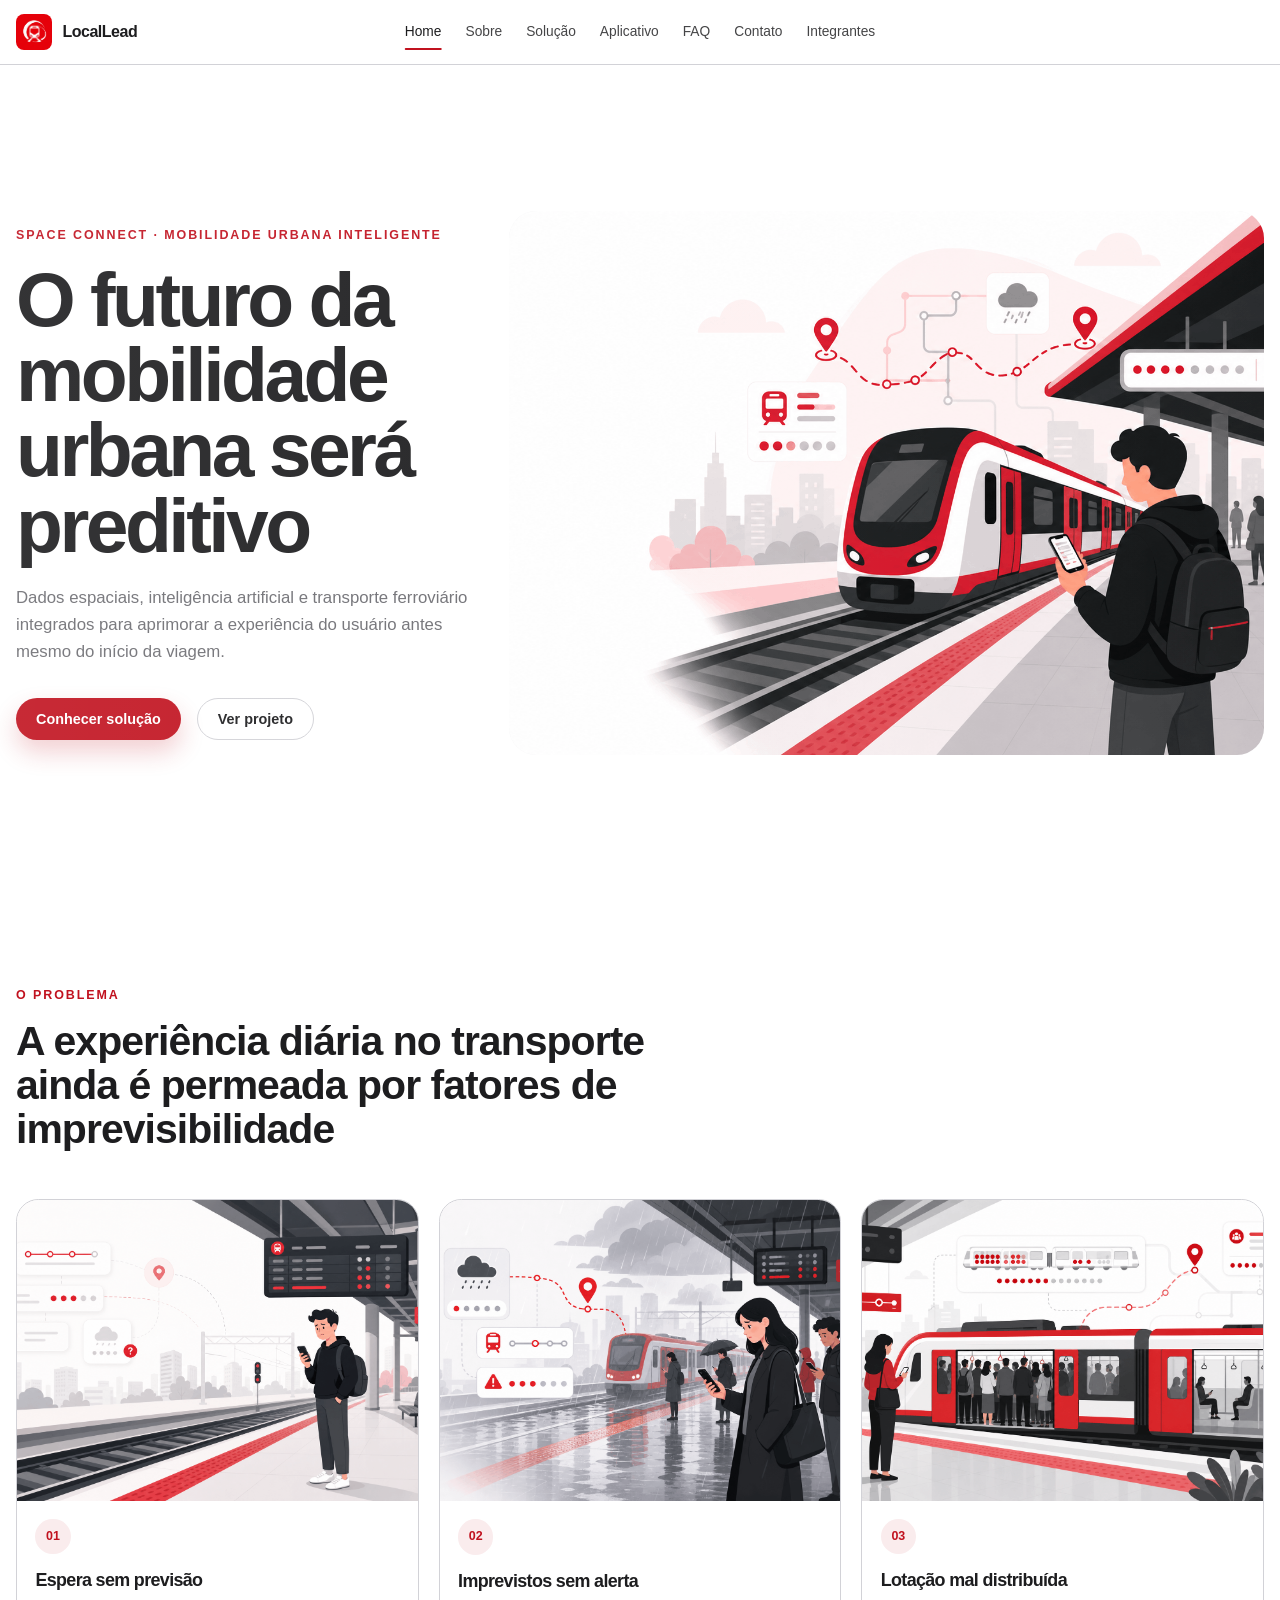
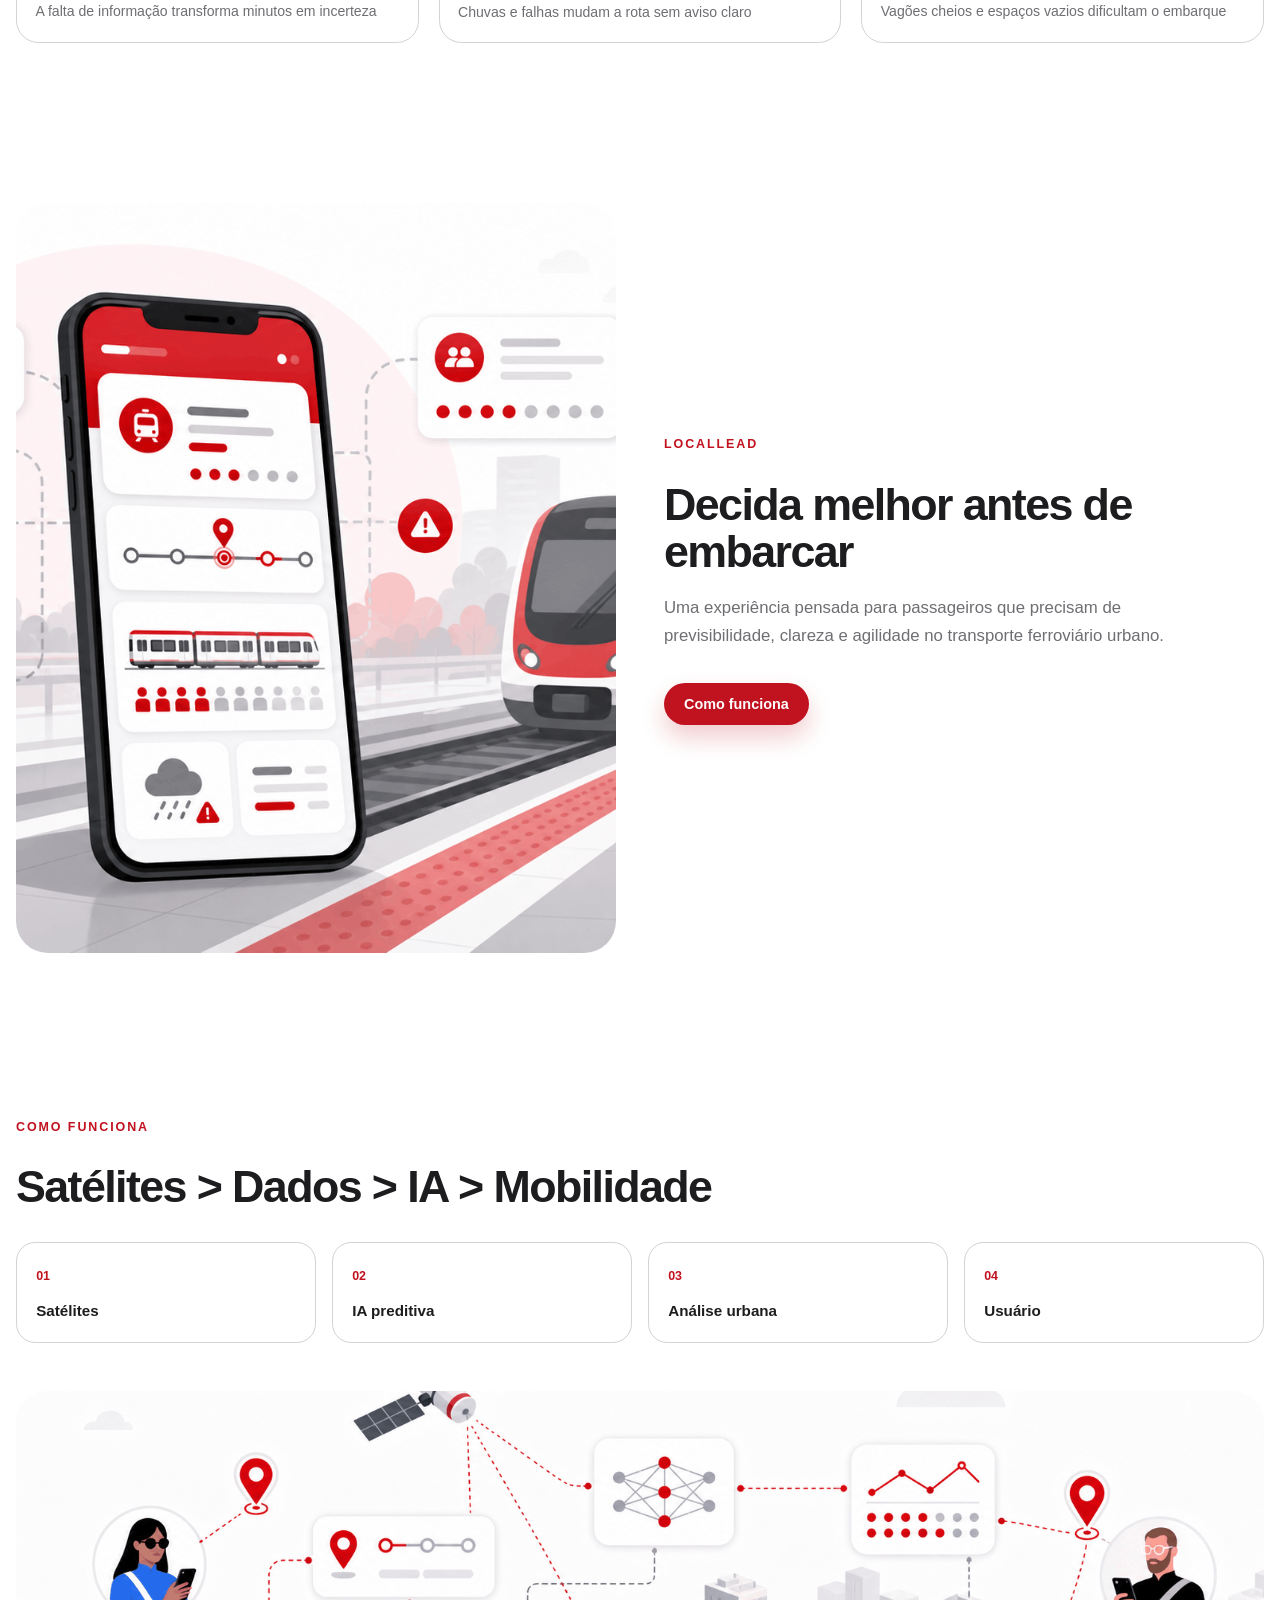
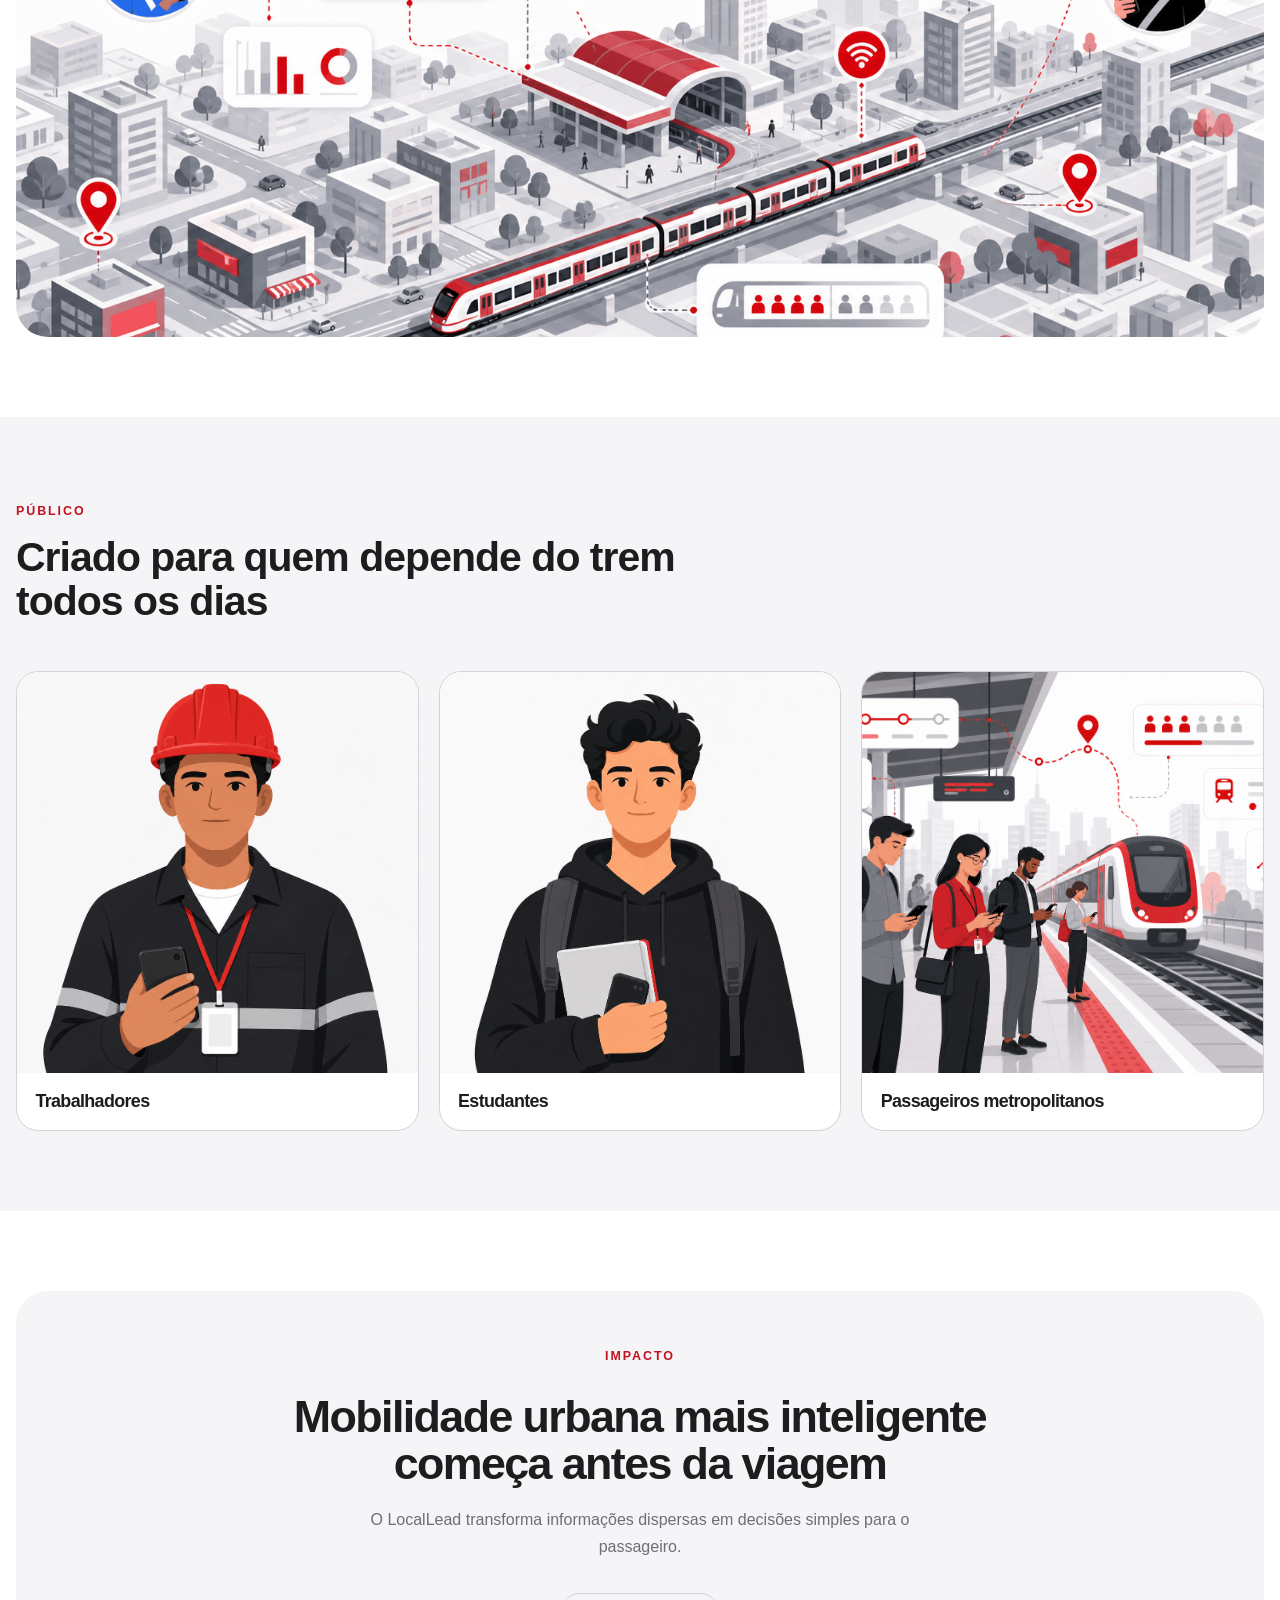
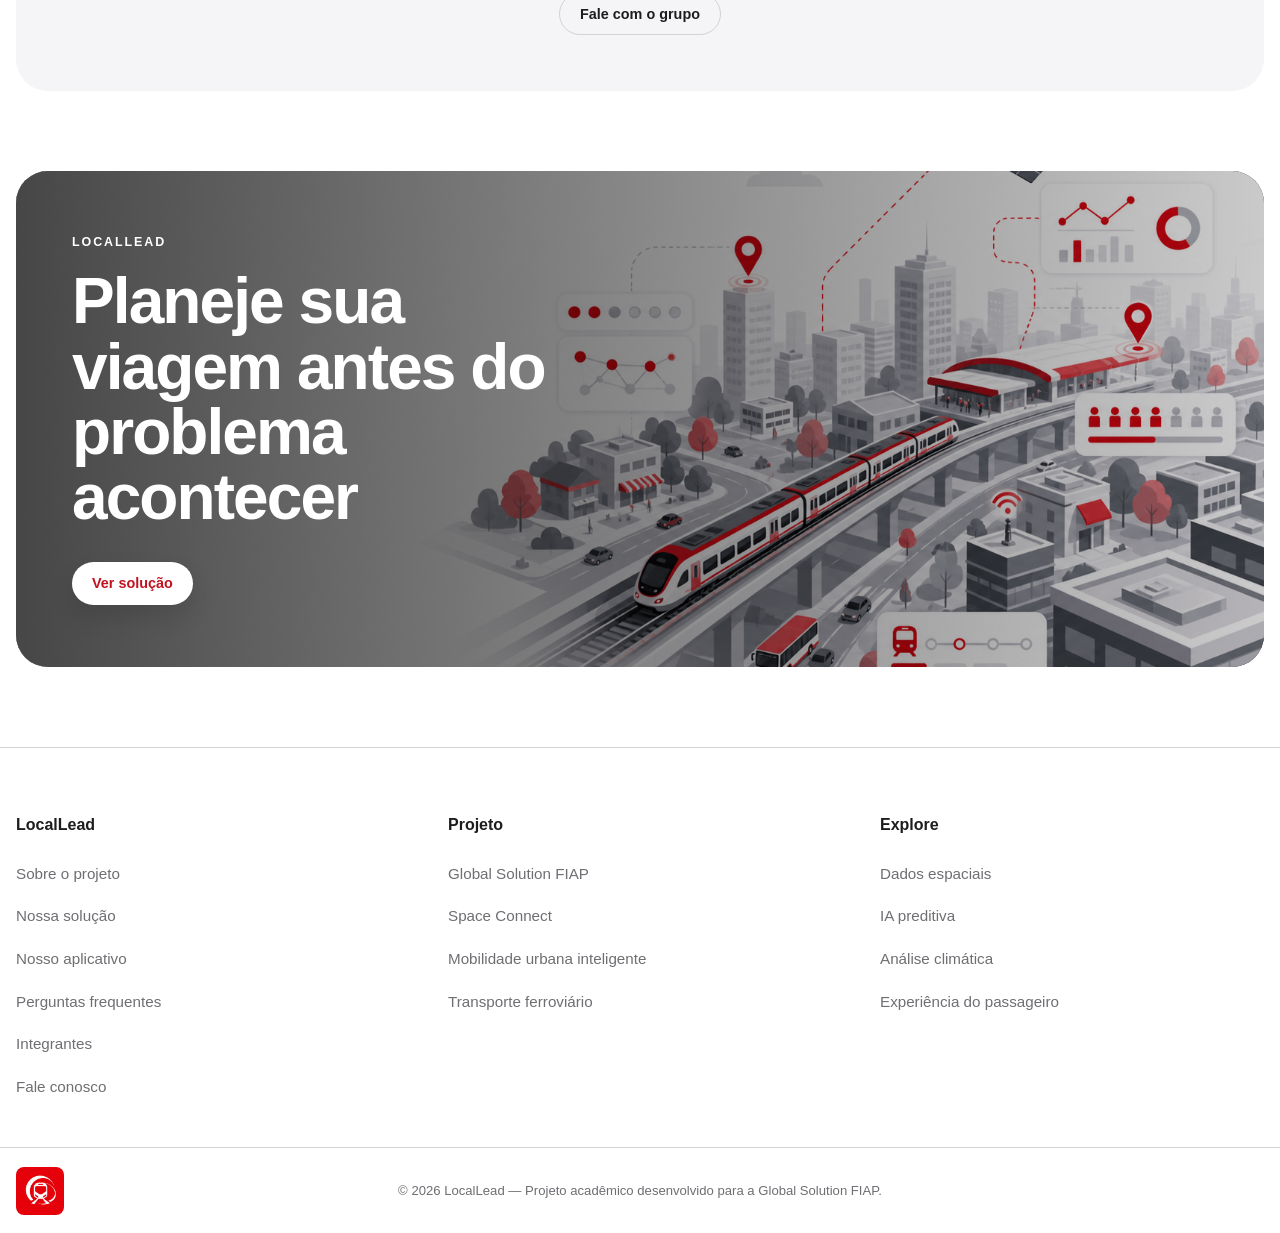
<file: index.html>
<!doctype html>
<html lang="pt-br">
  <head>
    <meta charset="UTF-8" />
    <meta name="viewport" content="width=device-width, initial-scale=1.0" />

    <link
      rel="shortcut icon"
      href="./assets/favicon/favicon.ico"
      type="image/x-icon"
    />
    <link rel="stylesheet" href="./css/main.css" />

    <script type="module" src="./js/main.js" defer></script>

    <title>LocalLead | Mobilidade Urbana Inteligente</title>
  </head>

  <body>
    <header class="header">
      <nav class="navbar" aria-label="Navegação principal">
        <a
          href="./index.html"
          class="navbar__brand"
          aria-label="Página inicial do LocalLead"
        >
          <img
            src="./assets/img/logo_locallead.png"
            alt="Logo LocalLead"
            class="navbar__logo"
          />

          <span class="navbar__name">LocalLead</span>
        </a>

        <button
          class="navbar__toggle"
          type="button"
          aria-label="Abrir menu de navegação"
          aria-expanded="false"
          aria-controls="navbar-menu"
        >
          <span class="navbar__toggle-line"></span>
          <span class="navbar__toggle-line"></span>
          <span class="navbar__toggle-line"></span>
        </button>

        <ul class="navbar__menu" id="navbar-menu">
          <li class="navbar__item">
            <a href="./index.html" class="navbar__link navbar__link--active"
              >Home</a
            >
          </li>

          <li class="navbar__item">
            <a href="./paginas/sobre.html" class="navbar__link">Sobre</a>
          </li>

          <li class="navbar__item">
            <a href="./paginas/solucao.html" class="navbar__link">Solução</a>
          </li>

          <li class="navbar__item">
            <a href="./paginas/aplicativo.html" class="navbar__link"
              >Aplicativo</a
            >
          </li>

          <li class="navbar__item">
            <a href="./paginas/faq.html" class="navbar__link">FAQ</a>
          </li>

          <li class="navbar__item">
            <a href="./paginas/contato.html" class="navbar__link">Contato</a>
          </li>

          <li class="navbar__item">
            <a href="./paginas/integrantes.html" class="navbar__link"
              >Integrantes</a
            >
          </li>
        </ul>
      </nav>
    </header>

    <main>
      <section class="hero" aria-labelledby="hero-title">
        <div class="hero__content">
          <span class="hero__tag"
            >Space Connect · Mobilidade Urbana Inteligente</span
          >

          <h1 class="hero__title" id="hero-title">
            O futuro da mobilidade urbana será preditivo
          </h1>

          <p class="hero__description">
            Dados espaciais, inteligência artificial e transporte ferroviário integrados para aprimorar a experiência do usuário antes mesmo do início da viagem.
          </p>

          <div class="hero__actions">
            <a href="./paginas/solucao.html" class="button button--primary">
              Conhecer solução
            </a>

            <a href="./paginas/sobre.html" class="button button--secondary">
              Ver projeto
            </a>
          </div>
        </div>

        <div class="hero__image">
          <img
            src="./assets/img/home/hero-trem-cidade-compresso.png"
            alt="Trem urbano em movimento em uma cidade moderna"
          />
        </div>
      </section>

      <section class="visual-section problems" aria-labelledby="problems-title">
        <div class="section-heading">
          <span class="section-heading__tag">O problema</span>

          <h2 class="section-heading__title" id="problems-title">
           A experiência diária no transporte ainda é permeada por fatores de imprevisibilidade
          </h2>
        </div>

        <div class="visual-grid visual-grid--three">
          <article class="visual-card">
            <div class="visual-card__image">
              <img
                src="./assets/img/home/problema-espera-compresso.png"
                alt="Pessoa esperando o trem em uma plataforma"
              />
            </div>

            <div class="visual-card__content">
              <span class="visual-card__number">01</span>
              <h3 class="visual-card__title">Espera sem previsão</h3>

              <p class="visual-card__description">
                A falta de informação transforma minutos em incerteza
              </p>
            </div>
          </article>

          <article class="visual-card">
            <div class="visual-card__image">
              <img
                src="./assets/img/home/problema-chuva-compresso.png"
                alt="Estação de trem em dia de chuva intensa"
              />
            </div>

            <div class="visual-card__content">
              <span class="visual-card__number">02</span>
              <h3 class="visual-card__title">Imprevistos sem alerta</h3>

              <p class="visual-card__description">
                Chuvas e falhas mudam a rota sem aviso claro
              </p>
            </div>
          </article>

          <article class="visual-card">
            <div class="visual-card__image">
              <img
                src="./assets/img/home/problema-lotacao-compresso.png"
                alt="Passageiros em uma plataforma cheia aguardando o trem"
              />
            </div>

            <div class="visual-card__content">
              <span class="visual-card__number">03</span>
              <h3 class="visual-card__title">Lotação mal distribuída</h3>

              <p class="visual-card__description">
                Vagões cheios e espaços vazios dificultam o embarque
              </p>
            </div>
          </article>
        </div>
      </section>

      <section class="app-preview" aria-labelledby="app-preview-title">
        <div class="app-preview__image">
          <img
            src="./assets/img/home/mockup-locaallead-app-compresso.png"
            alt="Interface do aplicativo LocalLead em um celular"
          />
        </div>

        <div class="app-preview__content">
          <span class="section-heading__tag">LocalLead</span>

          <h2 class="app-preview__title" id="app-preview-title">
            Decida melhor antes de embarcar
          </h2>

          <p class="app-preview__description">
            Uma experiência pensada para passageiros que precisam de
            previsibilidade, clareza e agilidade no transporte ferroviário
            urbano.
          </p>

          <a href="./paginas/solucao.html" class="button button--primary">
            Como funciona
          </a>
        </div>
      </section>

      <section class="workflow" aria-labelledby="workflow-title">
        <div class="workflow__content">
          <span class="section-heading__tag">Como funciona</span>

          <h2 class="workflow__title" id="workflow-title">
            Satélites > Dados > IA > Mobilidade
          </h2>

          <div class="workflow__steps" aria-label="Etapas da solução LocalLead">
            <div class="workflow__step">
              <span>01</span>
              <p>Satélites</p>
            </div>

            <div class="workflow__step">
              <span>02</span>
              <p>IA preditiva</p>
            </div>

            <div class="workflow__step">
              <span>03</span>
              <p>Análise urbana</p>
            </div>

            <div class="workflow__step">
              <span>04</span>
              <p>Usuário</p>
            </div>
          </div>
        </div>

        <div class="workflow__image">
          <img
            src="./assets/img/home/fluxo-satélite-ia-cidade-compresso.png"
            alt="Cidade conectada por dados espaciais e inteligência artificial"
          />
        </div>
      </section>

      <section class="visual-section audience" aria-labelledby="audience-title">
        <div class="section-heading">
          <span class="section-heading__tag">Público</span>

          <h2 class="section-heading__title" id="audience-title">
            Criado para quem depende do trem todos os dias
          </h2>
        </div>

        <div class="visual-grid visual-grid--three">
          <article class="visual-card visual-card--large">
            <div class="visual-card__image">
              <img
                src="./assets/img/home/publico-trabalhadores-compresso.png"
                alt="Trabalhadores usando transporte público urbano"
              />
            </div>

            <div class="visual-card__content">
              <h3 class="visual-card__title">Trabalhadores</h3>
            </div>
          </article>

          <article class="visual-card visual-card--large">
            <div class="visual-card__image">
              <img
                src="./assets/img/home/publico-estudantes-compresso.png"
                alt="Estudantes usando transporte ferroviário urbano"
              />
            </div>

            <div class="visual-card__content">
              <h3 class="visual-card__title">Estudantes</h3>
            </div>
          </article>

          <article class="visual-card visual-card--large">
            <div class="visual-card__image">
              <img
                src="./assets/img/home/publico-passageiros-compresso.png"
                alt="Passageiros em uma estação metropolitana"
              />
            </div>

            <div class="visual-card__content">
              <h3 class="visual-card__title">Passageiros metropolitanos</h3>
            </div>
          </article>
        </div>
      </section>

      <section class="impact" aria-labelledby="impact-title">
        <div class="impact__content">
          <span class="section-heading__tag">Impacto</span>

          <h2 class="impact__title" id="impact-title">
            Mobilidade urbana mais inteligente começa antes da viagem
          </h2>

          <p class="impact__description">
            O LocalLead transforma informações dispersas em decisões simples
            para o passageiro.
          </p>

          <a href="./paginas/contato.html" class="button button--secondary">
            Fale com o grupo
          </a>
        </div>
      </section>

      <section class="cta" aria-labelledby="cta-title">
        <div class="cta__image">
          <img
            src="./assets/img/home/cta-cidade-conectada-compresso.png"
            alt="Cidade conectada com linhas digitais representando mobilidade inteligente"
          />
        </div>

        <div class="cta__content">
          <span class="cta__tag">LocalLead</span>

          <h2 class="cta__title" id="cta-title">
            Planeje sua viagem antes do problema acontecer
          </h2>

          <a href="./paginas/solucao.html" class="button button--light">
            Ver solução
          </a>
        </div>
      </section>
    </main>

    <footer class="footer">
      <div class="footer__content">
        <div class="footer__column">
          <h2 class="footer__title">LocalLead</h2>

          <ul class="footer__list">
            <li>
              <a href="./paginas/sobre.html">Sobre o projeto</a>
            </li>

            <li>
              <a href="./paginas/solucao.html">Nossa solução</a>
            </li>

            <li>
              <a href="./paginas/aplicativo.html">Nosso aplicativo</a>
            </li>

            <li>
              <a href="./paginas/faq.html">Perguntas frequentes</a>
            </li>

            <li>
              <a href="./paginas/integrantes.html">Integrantes</a>
            </li>

            <li>
              <a href="./paginas/contato.html">Fale conosco</a>
            </li>
          </ul>
        </div>

        <div class="footer__column">
          <h2 class="footer__title">Projeto</h2>

          <ul class="footer__list">
            <li>Global Solution FIAP</li>
            <li>Space Connect</li>
            <li>Mobilidade urbana inteligente</li>
            <li>Transporte ferroviário</li>
          </ul>
        </div>

        <div class="footer__column">
          <h2 class="footer__title">Explore</h2>

          <ul class="footer__list">
            <li>Dados espaciais</li>
            <li>IA preditiva</li>
            <li>Análise climática</li>
            <li>Experiência do passageiro</li>
          </ul>
        </div>
      </div>

      <div class="footer__bottom">
        <div class="footer__bottom-content">
          <a
            href="./index.html"
            class="footer__brand"
            aria-label="Página inicial LocalLead"
          >
            <img
              src="./assets/img/logo_locallead.png"
              alt="Logo LocalLead"
              class="footer__logo"
            />
          </a>

          <p class="footer__copyright">
            © 2026 LocalLead — Projeto acadêmico desenvolvido para a Global
            Solution FIAP.
          </p>
        </div>
      </div>
    </footer>
  </body>
</html>
</file>
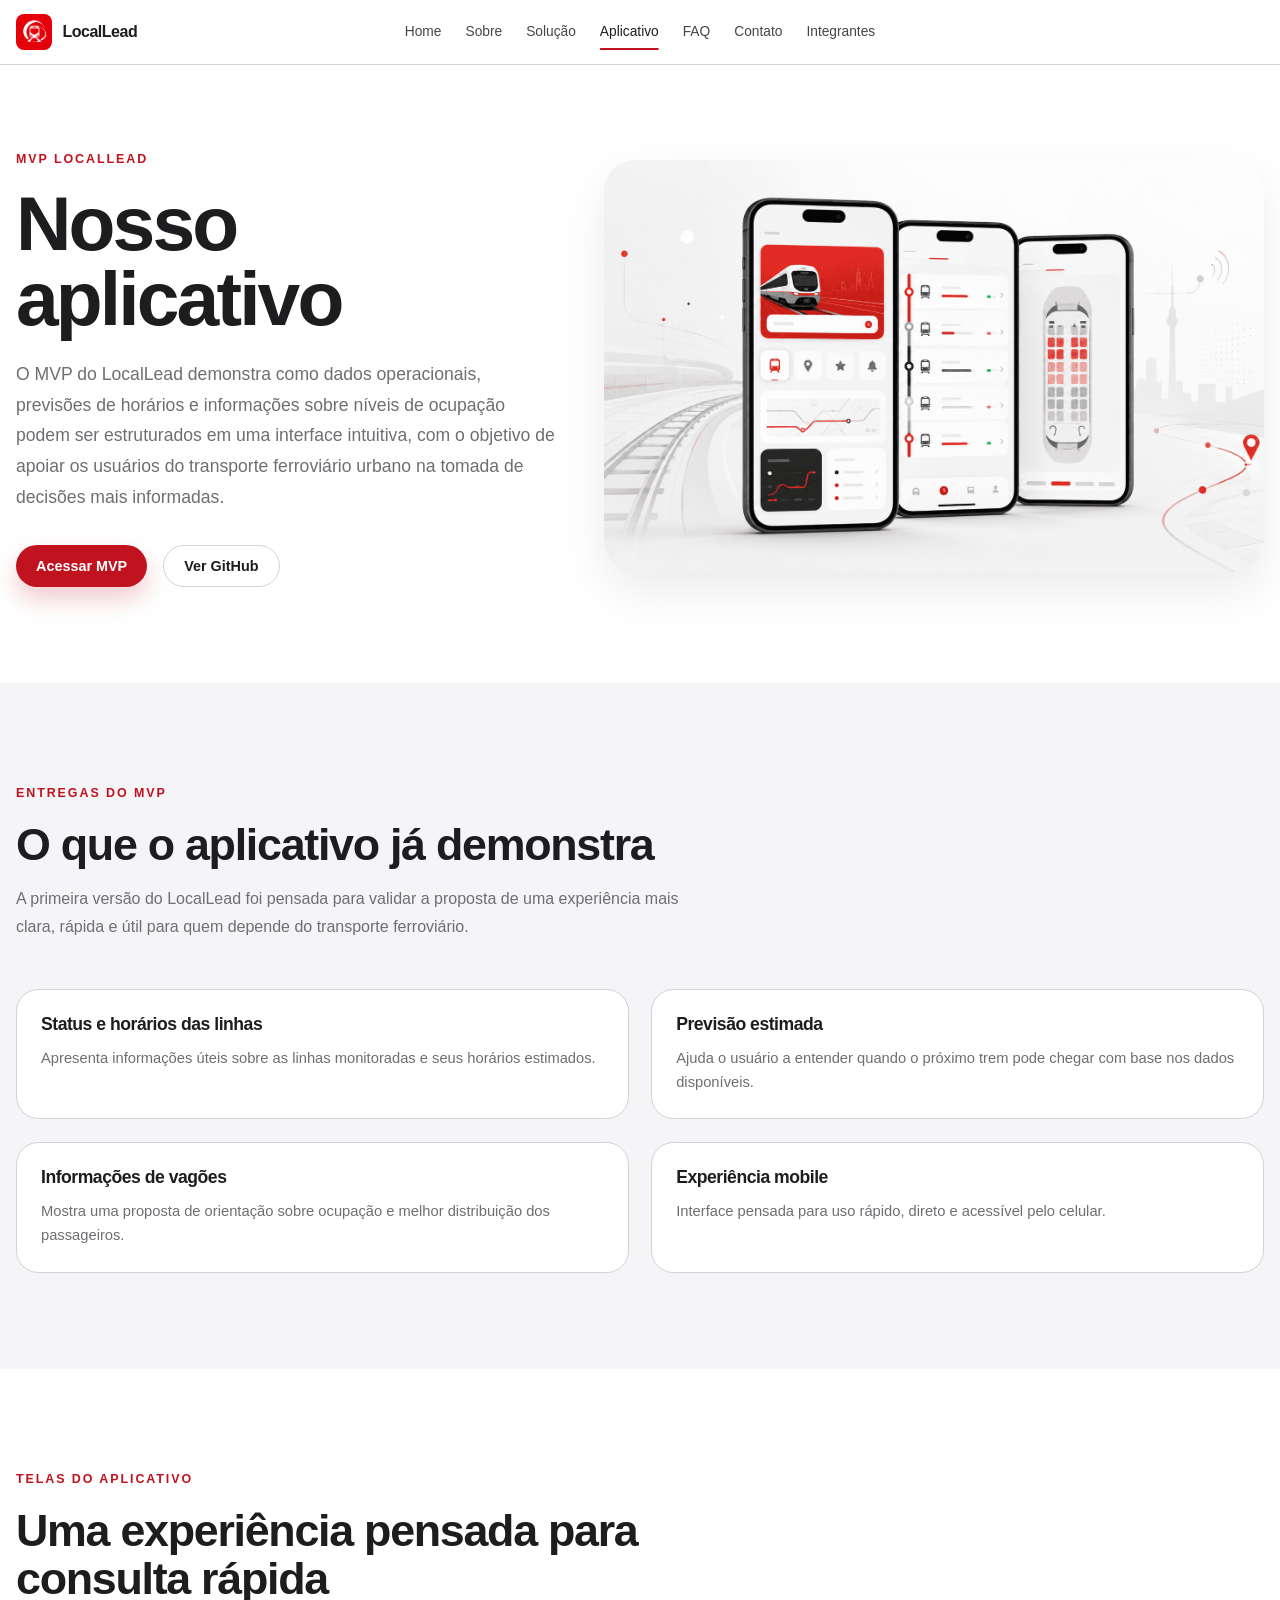
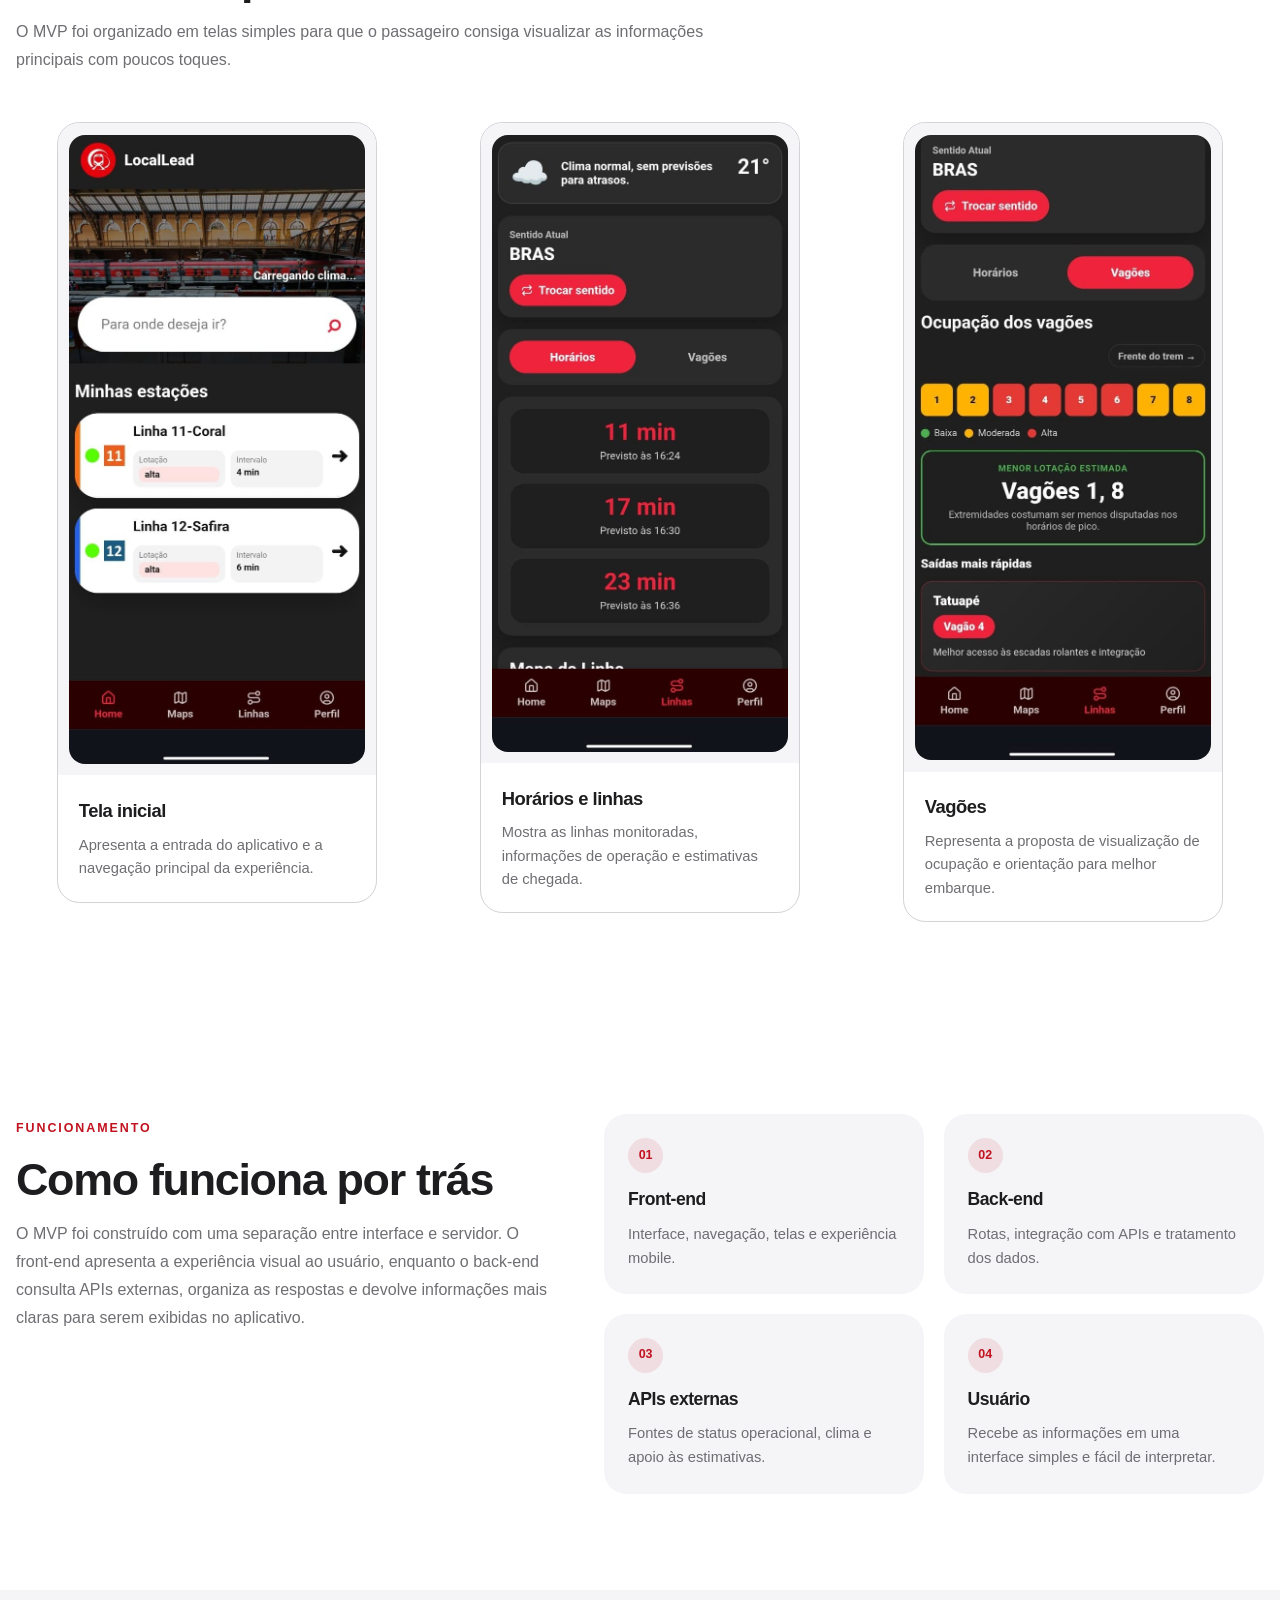
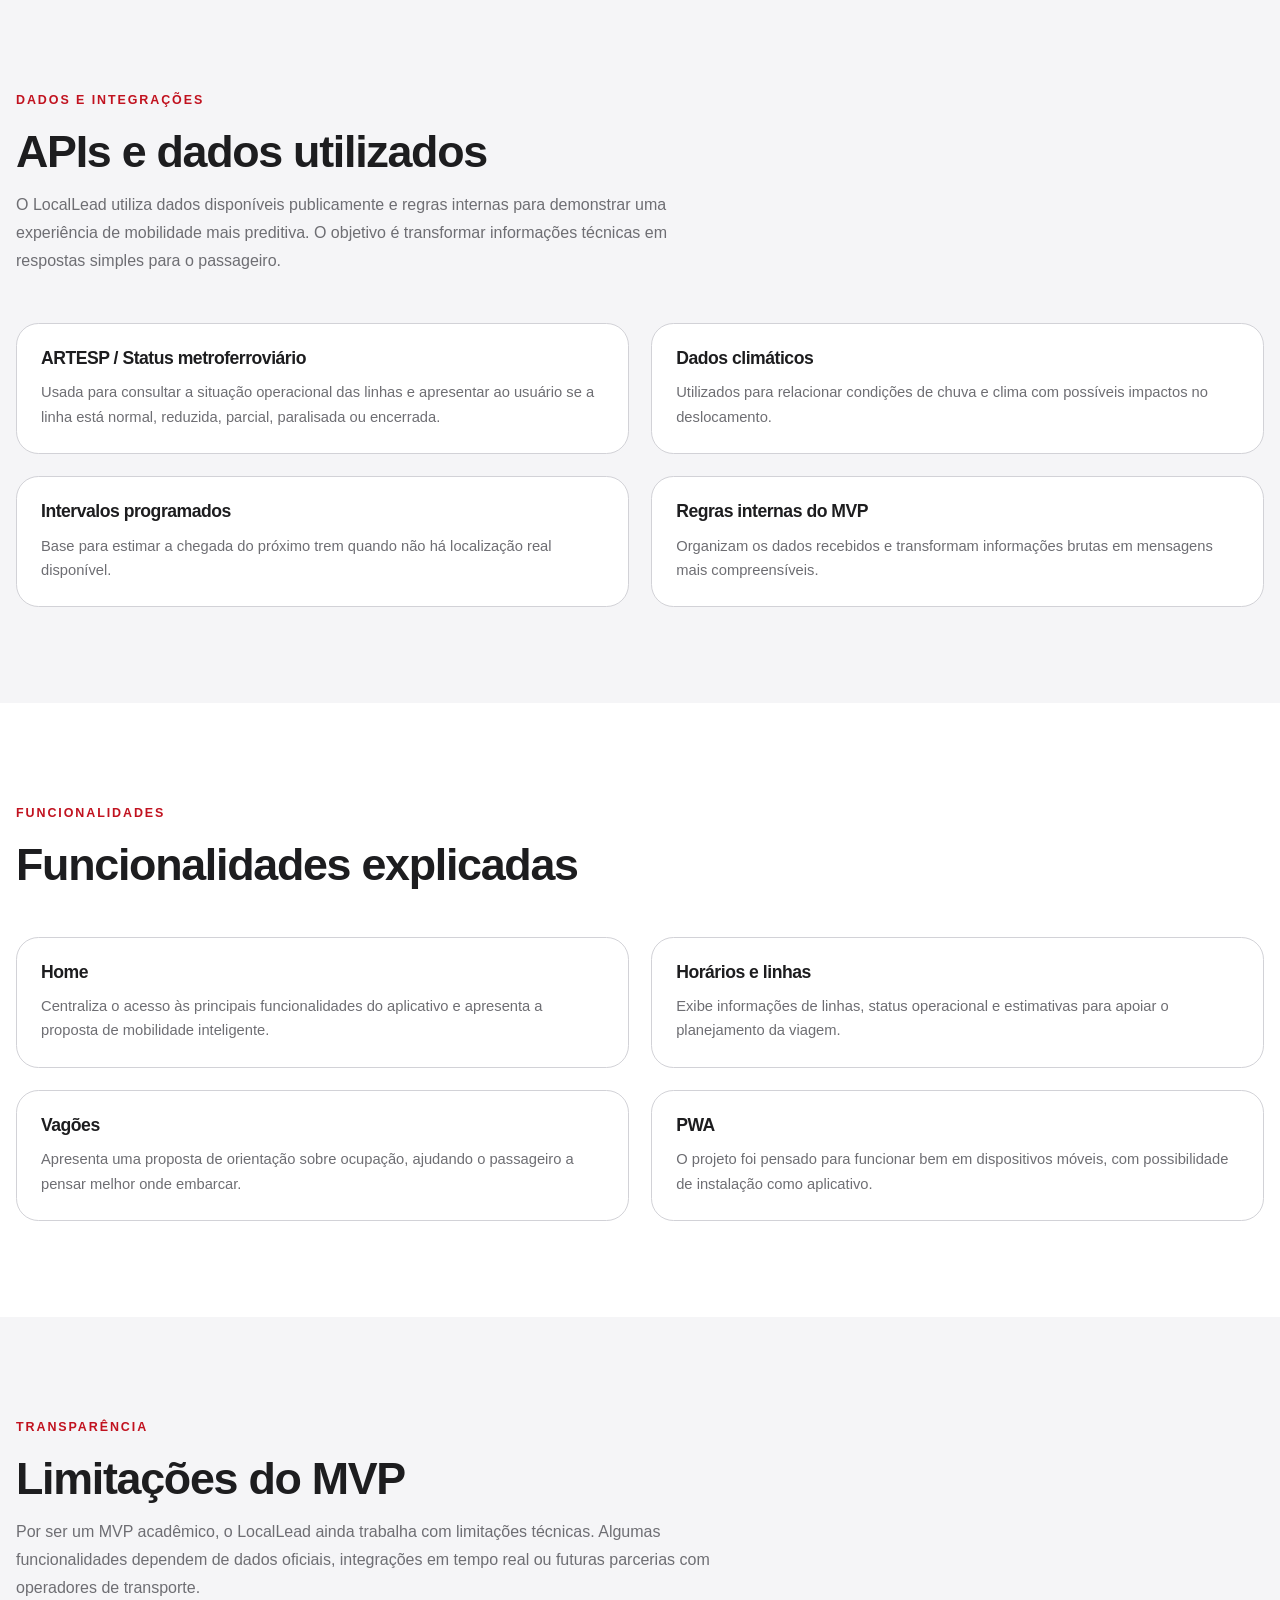
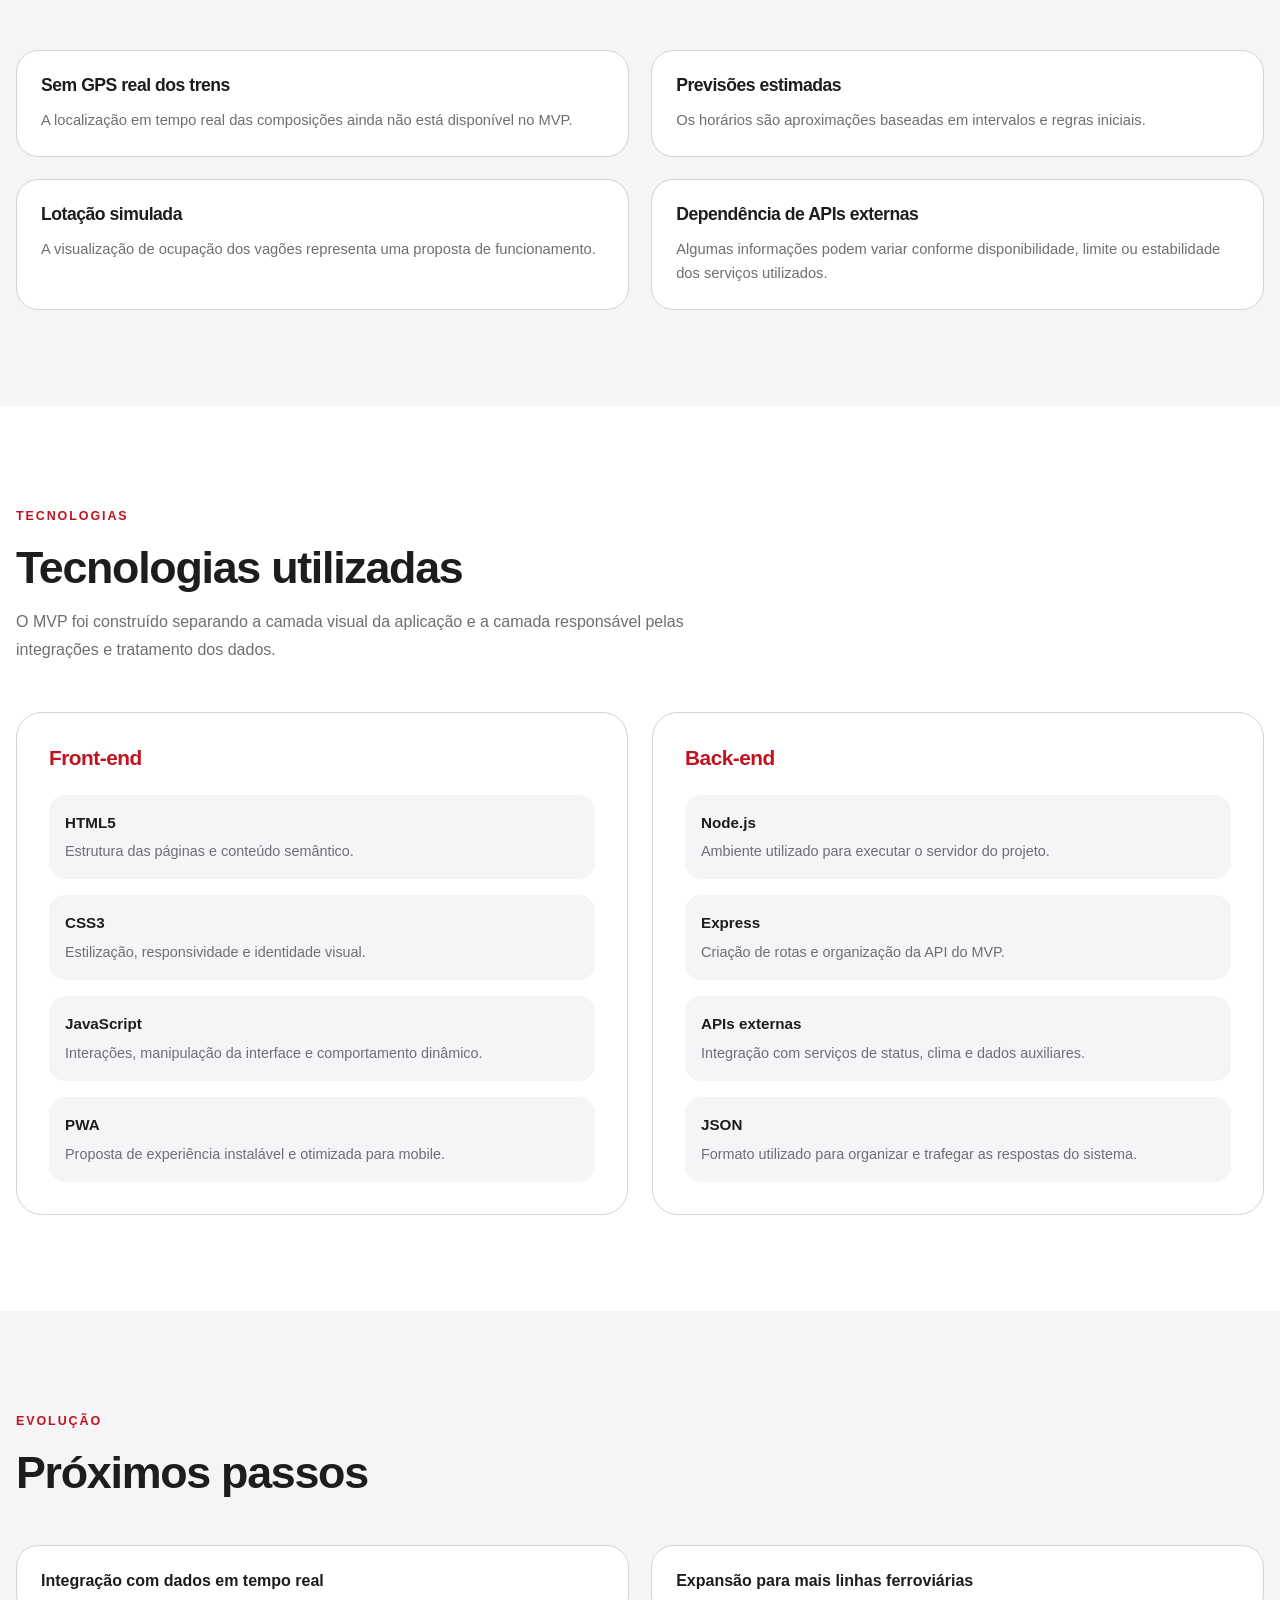
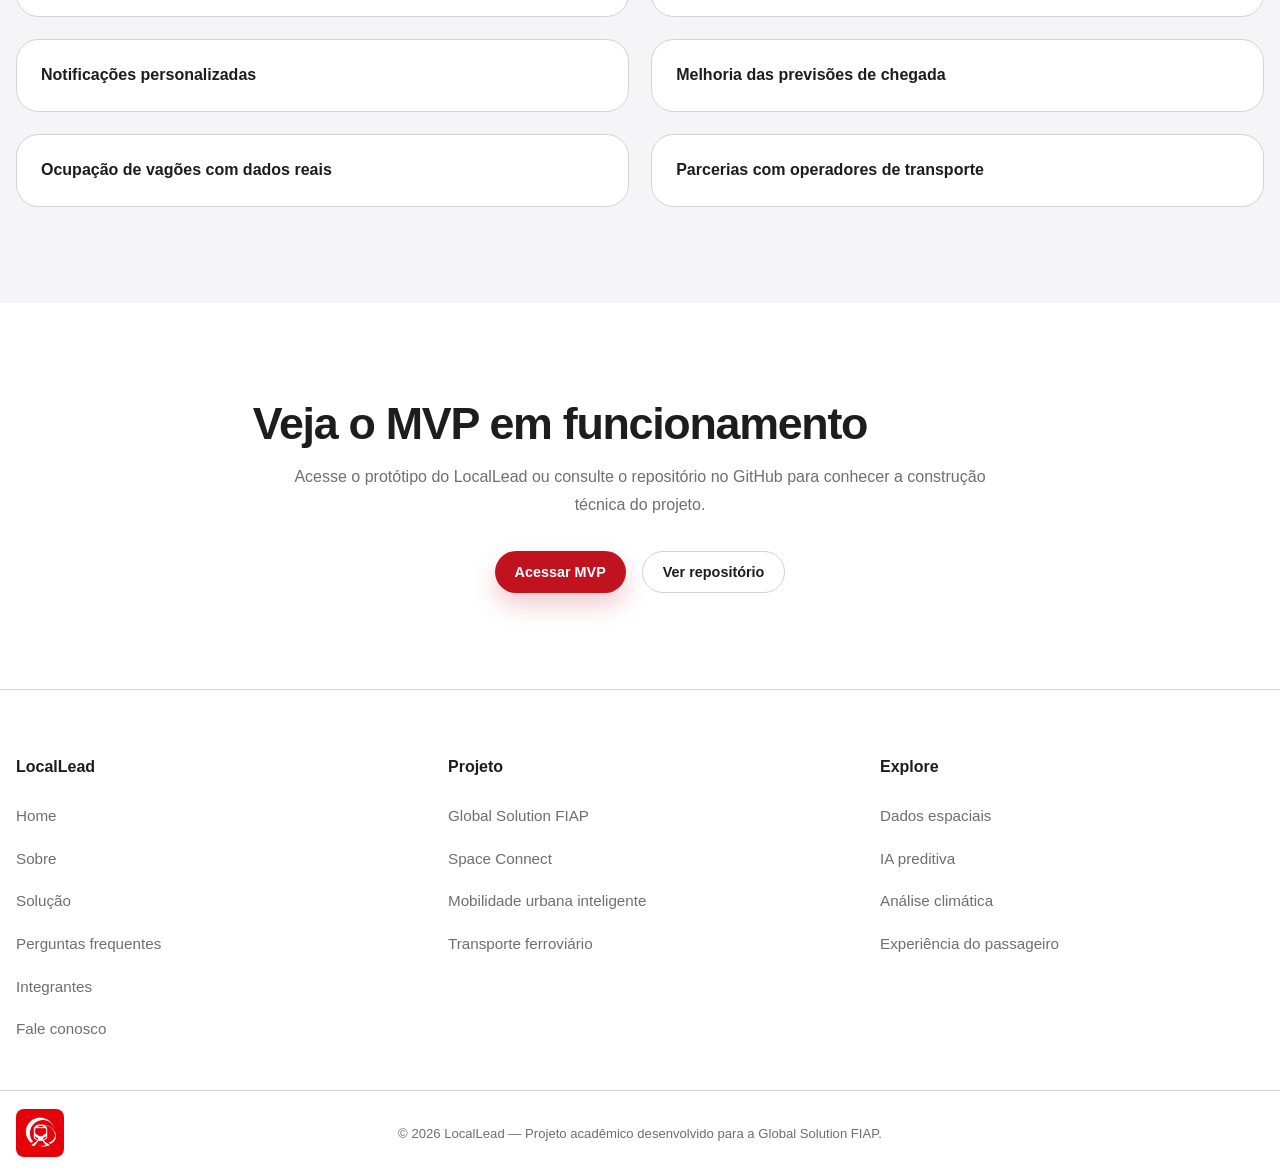
<file: paginas/aplicativo.html>
<!doctype html>
<html lang="pt-br">
  <head>
    <meta charset="UTF-8" />
    <meta name="viewport" content="width=device-width, initial-scale=1.0" />

    <link
      rel="shortcut icon"
      href="../assets/favicon/favicon.ico"
      type="image/x-icon"
    />
    <link rel="stylesheet" href="../css/main.css" />
    <script type="module" src="../js/main.js" defer></script>

    <title>Nosso Aplicativo | LocalLead</title>
  </head>

  <body>
    <header class="header">
      <nav class="navbar" aria-label="Navegação principal">
        <a
          href="./aplicativo.html"
          class="navbar__brand"
          aria-label="Página aplicativo do LocalLead"
        >
          <img
            src="../assets/img/logo_locallead.png"
            alt="Logo LocalLead"
            class="navbar__logo"
          />
          <span class="navbar__name">LocalLead</span>
        </a>

        <button
          class="navbar__toggle"
          type="button"
          aria-label="Abrir menu de navegação"
          aria-expanded="false"
          aria-controls="navbar-menu"
        >
          <span class="navbar__toggle-line"></span>
          <span class="navbar__toggle-line"></span>
          <span class="navbar__toggle-line"></span>
        </button>

        <ul class="navbar__menu" id="navbar-menu">
          <li class="navbar__item">
            <a href="../index.html" class="navbar__link">Home</a>
          </li>

          <li class="navbar__item">
            <a href="./sobre.html" class="navbar__link">Sobre</a>
          </li>

          <li class="navbar__item">
            <a href="./solucao.html" class="navbar__link">Solução</a>
          </li>

          <li class="navbar__item">
            <a
              href="./aplicativo.html"
              class="navbar__link navbar__link--active"
              >Aplicativo</a
            >
          </li>

          <li class="navbar__item">
            <a href="./faq.html" class="navbar__link">FAQ</a>
          </li>

          <li class="navbar__item">
            <a href="./contato.html" class="navbar__link">Contato</a>
          </li>

          <li class="navbar__item">
            <a href="./integrantes.html" class="navbar__link">Integrantes</a>
          </li>
        </ul>
      </nav>
    </header>

    <main>
      <section class="app-hero" aria-labelledby="app-title">
        <div class="app-hero__content">
          <span class="app-section-tag">MVP LocalLead</span>

          <h1 class="app-hero__title" id="app-title">Nosso aplicativo</h1>

          <p class="app-hero__description">
            O MVP do LocalLead demonstra como dados operacionais, previsões de horários e informações sobre níveis de ocupação podem ser estruturados em uma interface intuitiva, com o objetivo de apoiar os usuários do transporte ferroviário urbano na tomada de decisões mais informadas.
          </p>

          <div class="app-hero__actions">
            <a
              href="https://locallead.vercel.app/"
              class="button button--primary"
              target="_blank"
              rel="noopener noreferrer"
            >
              Acessar MVP
            </a>

            <a
              href="https://github.com/EnzoNukui/mvp_locallead"
              class="button button--secondary"
              target="_blank"
              rel="noopener noreferrer"
            >
              Ver GitHub
            </a>
          </div>
        </div>

        <div class="app-hero__image">
          <img
            src="../assets/img/app/app-mockup-principal.png"
            alt="Tela inicial do aplicativo LocalLead"
          />
        </div>
      </section>

      <section class="app-deliveries" aria-labelledby="deliveries-title">
        <div class="app-section-heading">
          <span class="app-section-tag">Entregas do MVP</span>

          <h2 id="deliveries-title">O que o aplicativo já demonstra</h2>

          <p>
            A primeira versão do LocalLead foi pensada para validar a proposta
            de uma experiência mais clara, rápida e útil para quem depende do
            transporte ferroviário.
          </p>
        </div>

        <div class="app-feature-grid">
          <article class="app-feature-card">
            <h3>Status e horários das linhas</h3>
            <p>
              Apresenta informações úteis sobre as linhas monitoradas e seus
              horários estimados.
            </p>
          </article>

          <article class="app-feature-card">
            <h3>Previsão estimada</h3>
            <p>
              Ajuda o usuário a entender quando o próximo trem pode chegar com
              base nos dados disponíveis.
            </p>
          </article>

          <article class="app-feature-card">
            <h3>Informações de vagões</h3>
            <p>
              Mostra uma proposta de orientação sobre ocupação e melhor
              distribuição dos passageiros.
            </p>
          </article>

          <article class="app-feature-card">
            <h3>Experiência mobile</h3>
            <p>
              Interface pensada para uso rápido, direto e acessível pelo
              celular.
            </p>
          </article>
        </div>
      </section>

      <section class="app-screens" aria-labelledby="screens-title">
        <div class="app-section-heading">
          <span class="app-section-tag">Telas do aplicativo</span>

          <h2 id="screens-title">
            Uma experiência pensada para consulta rápida
          </h2>

          <p>
            O MVP foi organizado em telas simples para que o passageiro consiga
            visualizar as informações principais com poucos toques.
          </p>
        </div>

        <div class="app-screens__grid">
          <article class="app-screen-card">
            <div class="app-screen-card__image">
              <img
                src="../assets/img/app/app-home.jpg"
                alt="Tela inicial do aplicativo LocalLead"
              />
            </div>

            <div class="app-screen-card__content">
              <h3>Tela inicial</h3>
              <p>
                Apresenta a entrada do aplicativo e a navegação principal da
                experiência.
              </p>
            </div>
          </article>

          <article class="app-screen-card">
            <div class="app-screen-card__image">
              <img
                src="../assets/img/app/app-horarios-linha.jpg"
                alt="Tela de horários e linhas do aplicativo LocalLead"
              />
            </div>

            <div class="app-screen-card__content">
              <h3>Horários e linhas</h3>
              <p>
                Mostra as linhas monitoradas, informações de operação e
                estimativas de chegada.
              </p>
            </div>
          </article>

          <article class="app-screen-card">
            <div class="app-screen-card__image">
              <img
                src="../assets/img/app/app-vagoes.jpg"
                alt="Tela de vagões do aplicativo LocalLead"
              />
            </div>

            <div class="app-screen-card__content">
              <h3>Vagões</h3>
              <p>
                Representa a proposta de visualização de ocupação e orientação
                para melhor embarque.
              </p>
            </div>
          </article>
        </div>
      </section>

      <section class="app-flow" aria-labelledby="flow-title">
        <div class="app-flow__content">
          <span class="app-section-tag">Funcionamento</span>

          <h2 id="flow-title">Como funciona por trás</h2>

          <p>
            O MVP foi construído com uma separação entre interface e servidor. O
            front-end apresenta a experiência visual ao usuário, enquanto o
            back-end consulta APIs externas, organiza as respostas e devolve
            informações mais claras para serem exibidas no aplicativo.
          </p>
        </div>

        <div class="app-flow__steps" aria-label="Fluxo de funcionamento do MVP">
          <article>
            <span>01</span>
            <h3>Front-end</h3>
            <p>Interface, navegação, telas e experiência mobile.</p>
          </article>

          <article>
            <span>02</span>
            <h3>Back-end</h3>
            <p>Rotas, integração com APIs e tratamento dos dados.</p>
          </article>

          <article>
            <span>03</span>
            <h3>APIs externas</h3>
            <p>Fontes de status operacional, clima e apoio às estimativas.</p>
          </article>

          <article>
            <span>04</span>
            <h3>Usuário</h3>
            <p>
              Recebe as informações em uma interface simples e fácil de
              interpretar.
            </p>
          </article>
        </div>
      </section>

      <section class="app-data" aria-labelledby="data-title">
        <div class="app-section-heading">
          <span class="app-section-tag">Dados e integrações</span>

          <h2 id="data-title">APIs e dados utilizados</h2>

          <p>
            O LocalLead utiliza dados disponíveis publicamente e regras internas
            para demonstrar uma experiência de mobilidade mais preditiva. O
            objetivo é transformar informações técnicas em respostas simples
            para o passageiro.
          </p>
        </div>

        <div class="app-data__grid">
          <article>
            <h3>ARTESP / Status metroferroviário</h3>
            <p>
              Usada para consultar a situação operacional das linhas e
              apresentar ao usuário se a linha está normal, reduzida, parcial,
              paralisada ou encerrada.
            </p>
          </article>

          <article>
            <h3>Dados climáticos</h3>
            <p>
              Utilizados para relacionar condições de chuva e clima com
              possíveis impactos no deslocamento.
            </p>
          </article>

          <article>
            <h3>Intervalos programados</h3>
            <p>
              Base para estimar a chegada do próximo trem quando não há
              localização real disponível.
            </p>
          </article>

          <article>
            <h3>Regras internas do MVP</h3>
            <p>
              Organizam os dados recebidos e transformam informações brutas em
              mensagens mais compreensíveis.
            </p>
          </article>
        </div>
      </section>

      <section class="app-resources" aria-labelledby="resources-title">
        <div class="app-section-heading">
          <span class="app-section-tag">Funcionalidades</span>

          <h2 id="resources-title">Funcionalidades explicadas</h2>
        </div>

        <div class="app-resources__list">
          <article>
            <h3>Home</h3>
            <p>
              Centraliza o acesso às principais funcionalidades do aplicativo e
              apresenta a proposta de mobilidade inteligente.
            </p>
          </article>

          <article>
            <h3>Horários e linhas</h3>
            <p>
              Exibe informações de linhas, status operacional e estimativas para
              apoiar o planejamento da viagem.
            </p>
          </article>

          <article>
            <h3>Vagões</h3>
            <p>
              Apresenta uma proposta de orientação sobre ocupação, ajudando o
              passageiro a pensar melhor onde embarcar.
            </p>
          </article>

          <article>
            <h3>PWA</h3>
            <p>
              O projeto foi pensado para funcionar bem em dispositivos móveis,
              com possibilidade de instalação como aplicativo.
            </p>
          </article>
        </div>
      </section>

      <section class="app-limitations" aria-labelledby="limitations-title">
        <div class="app-section-heading">
          <span class="app-section-tag">Transparência</span>

          <h2 id="limitations-title">Limitações do MVP</h2>

          <p>
            Por ser um MVP acadêmico, o LocalLead ainda trabalha com limitações
            técnicas. Algumas funcionalidades dependem de dados oficiais,
            integrações em tempo real ou futuras parcerias com operadores de
            transporte.
          </p>
        </div>

        <div class="app-limitations__grid">
          <article>
            <h3>Sem GPS real dos trens</h3>
            <p>
              A localização em tempo real das composições ainda não está
              disponível no MVP.
            </p>
          </article>

          <article>
            <h3>Previsões estimadas</h3>
            <p>
              Os horários são aproximações baseadas em intervalos e regras
              iniciais.
            </p>
          </article>

          <article>
            <h3>Lotação simulada</h3>
            <p>
              A visualização de ocupação dos vagões representa uma proposta de
              funcionamento.
            </p>
          </article>

          <article>
            <h3>Dependência de APIs externas</h3>
            <p>
              Algumas informações podem variar conforme disponibilidade, limite
              ou estabilidade dos serviços utilizados.
            </p>
          </article>
        </div>
      </section>

      <section class="app-stack" aria-labelledby="stack-title">
        <div class="app-section-heading">
          <span class="app-section-tag">Tecnologias</span>

          <h2 id="stack-title">Tecnologias utilizadas</h2>

          <p>
            O MVP foi construído separando a camada visual da aplicação e a
            camada responsável pelas integrações e tratamento dos dados.
          </p>
        </div>

        <div class="app-stack__columns">
          <article class="app-stack__column">
            <h3>Front-end</h3>

            <ul>
              <li>
                <strong>HTML5</strong>
                <span>Estrutura das páginas e conteúdo semântico.</span>
              </li>

              <li>
                <strong>CSS3</strong>
                <span>Estilização, responsividade e identidade visual.</span>
              </li>

              <li>
                <strong>JavaScript</strong>
                <span
                  >Interações, manipulação da interface e comportamento
                  dinâmico.</span
                >
              </li>

              <li>
                <strong>PWA</strong>
                <span
                  >Proposta de experiência instalável e otimizada para
                  mobile.</span
                >
              </li>
            </ul>
          </article>

          <article class="app-stack__column">
            <h3>Back-end</h3>

            <ul>
              <li>
                <strong>Node.js</strong>
                <span
                  >Ambiente utilizado para executar o servidor do projeto.</span
                >
              </li>

              <li>
                <strong>Express</strong>
                <span>Criação de rotas e organização da API do MVP.</span>
              </li>

              <li>
                <strong>APIs externas</strong>
                <span
                  >Integração com serviços de status, clima e dados
                  auxiliares.</span
                >
              </li>

              <li>
                <strong>JSON</strong>
                <span
                  >Formato utilizado para organizar e trafegar as respostas do
                  sistema.</span
                >
              </li>
            </ul>
          </article>
        </div>
      </section>

      <section class="app-next" aria-labelledby="next-title">
        <div class="app-section-heading">
          <span class="app-section-tag">Evolução</span>

          <h2 id="next-title">Próximos passos</h2>
        </div>

        <div class="app-next__grid">
          <article>Integração com dados em tempo real</article>
          <article>Expansão para mais linhas ferroviárias</article>
          <article>Notificações personalizadas</article>
          <article>Melhoria das previsões de chegada</article>
          <article>Ocupação de vagões com dados reais</article>
          <article>Parcerias com operadores de transporte</article>
        </div>
      </section>

      <section class="app-cta" aria-labelledby="app-cta-title">
        <h2 id="app-cta-title">Veja o MVP em funcionamento</h2>

        <p>
          Acesse o protótipo do LocalLead ou consulte o repositório no GitHub
          para conhecer a construção técnica do projeto.
        </p>

        <div class="app-cta__actions">
          <a
            href="https://locallead.vercel.app/"
            class="button button--primary"
            target="_blank"
            rel="noopener noreferrer"
          >
            Acessar MVP
          </a>

          <a
            href="https://github.com/EnzoNukui/mvp_locallead"
            class="button button--secondary"
            target="_blank"
            rel="noopener noreferrer"
          >
            Ver repositório
          </a>
        </div>
      </section>
    </main>

    <footer class="footer">
      <div class="footer__content">
        <div class="footer__column">
          <h2 class="footer__title">LocalLead</h2>

          <ul class="footer__list">
            <li>
              <a href="../index.html">Home</a>
            </li>

            <li>
              <a href="./sobre.html">Sobre</a>
            </li>
            <li>
              <a href="./solucao.html">Solução</a>
            </li>

            <li>
              <a href="./faq.html">Perguntas frequentes</a>
            </li>
            <li>
              <a href="./integrantes.html">Integrantes</a>
            </li>

            <li>
              <a href="./contato.html">Fale conosco</a>
            </li>
          </ul>
        </div>

        <div class="footer__column">
          <h2 class="footer__title">Projeto</h2>

          <ul class="footer__list">
            <li>Global Solution FIAP</li>
            <li>Space Connect</li>
            <li>Mobilidade urbana inteligente</li>
            <li>Transporte ferroviário</li>
          </ul>
        </div>

        <div class="footer__column">
          <h2 class="footer__title">Explore</h2>

          <ul class="footer__list">
            <li>Dados espaciais</li>
            <li>IA preditiva</li>
            <li>Análise climática</li>
            <li>Experiência do passageiro</li>
          </ul>
        </div>
      </div>

      <div class="footer__bottom">
        <div class="footer__bottom-content">
          <a
            href="../index.html"
            class="footer__brand"
            aria-label="Página inicial LocalLead"
          >
            <img
              src="../assets/img/logo_locallead.png"
              alt="Logo LocalLead"
              class="footer__logo"
            />
          </a>

          <p class="footer__copyright">
            © 2026 LocalLead — Projeto acadêmico desenvolvido para a Global
            Solution FIAP.
          </p>
        </div>
      </div>
    </footer>
  </body>
</html>
</file>
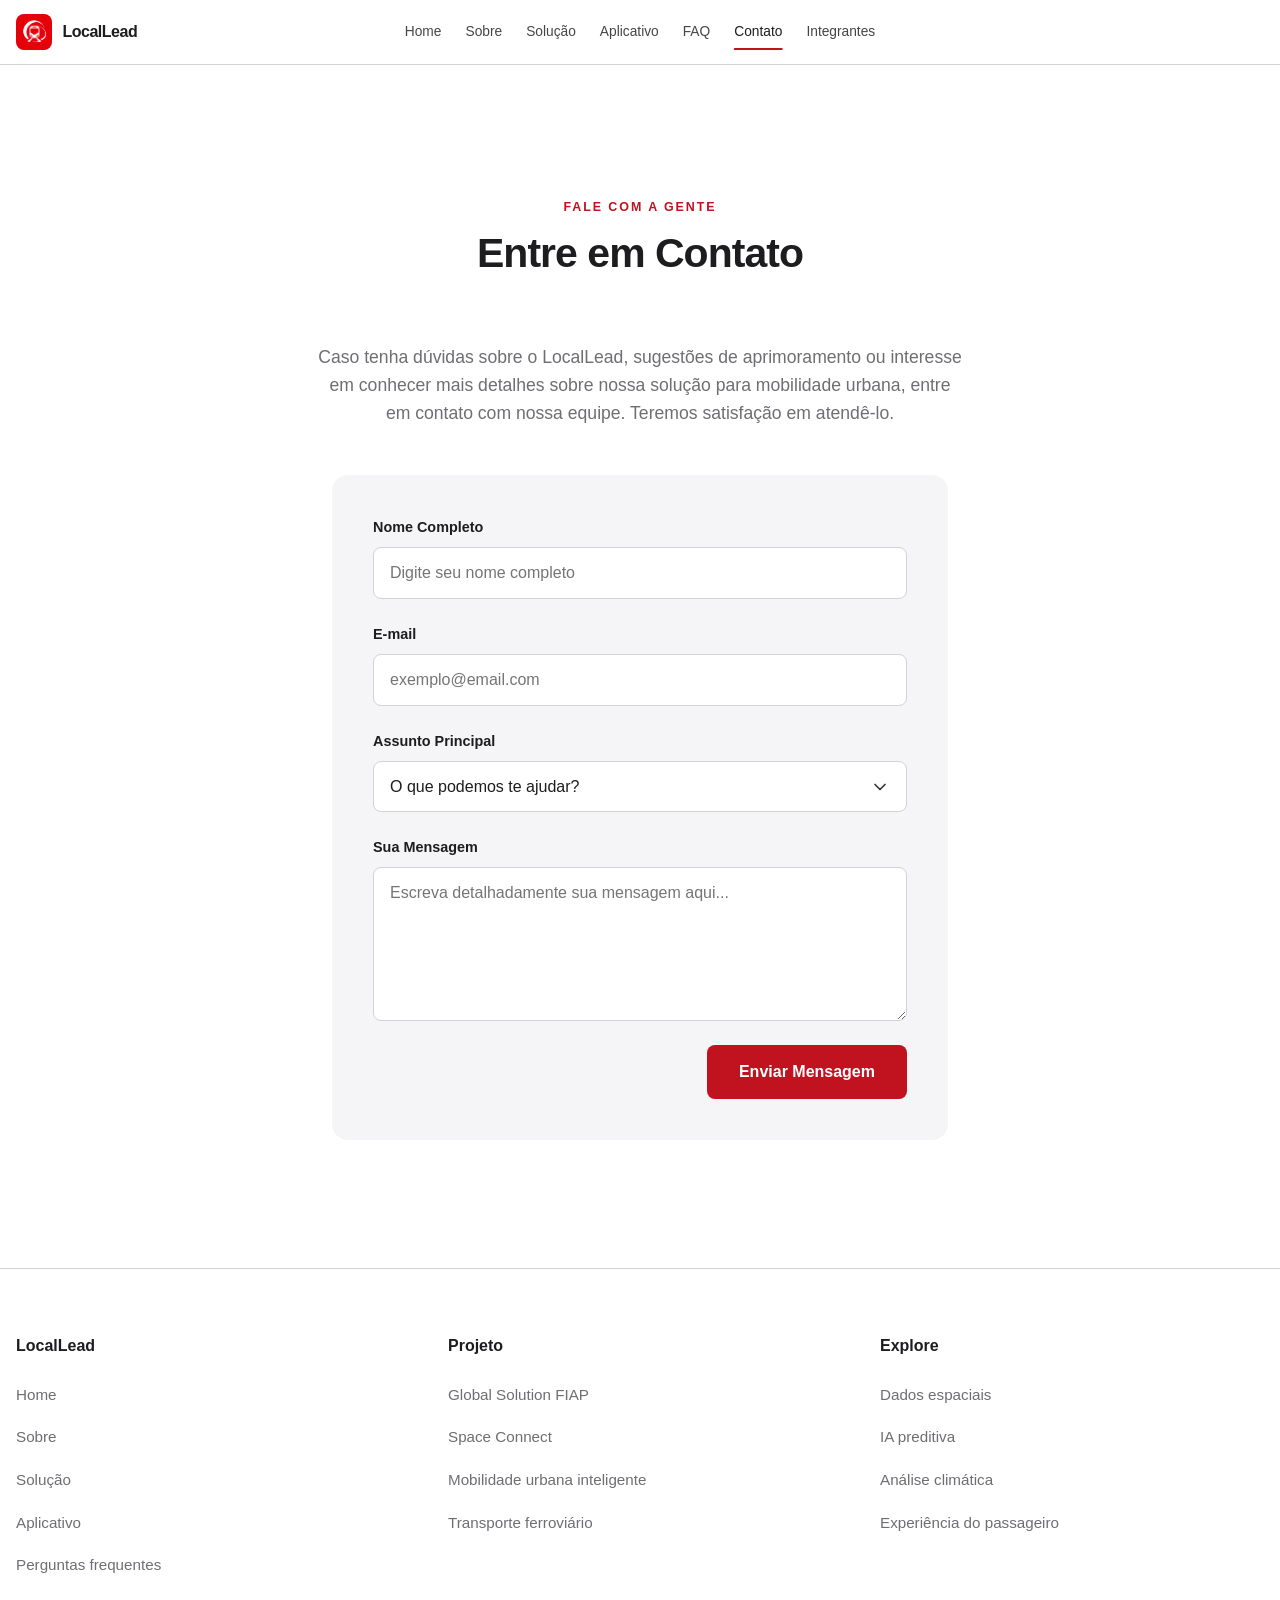
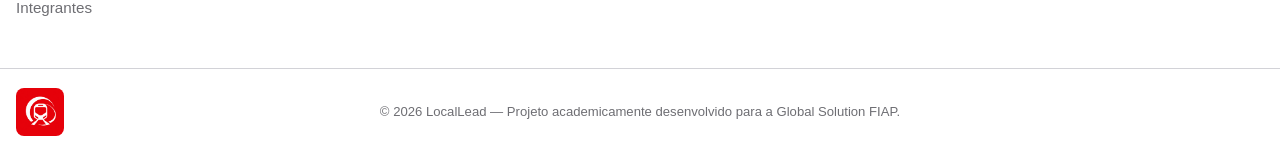
<file: paginas/contato.html>
<!doctype html>
<html lang="pt-br">
  <head>
    <meta charset="UTF-8" />
    <meta name="viewport" content="width=device-width, initial-scale=1.0" />
    <link
      rel="shortcut icon"
      href="../assets/favicon/favicon.ico"
      type="image/x-icon"
    />
    <link rel="stylesheet" href="../css/main.css" />
    <link rel="stylesheet" href="../css/contato.css" />
    <script src="../js/main.js" type="module" defer></script>
    <title>LocalLead | Contato</title>
  </head>

  <body>
    <header class="header">
      <nav class="navbar" aria-label="Navegação principal">
        <a href="../index.html" class="navbar__brand">
          <img
            src="../assets/img/logo_locallead.png"
            alt="Logo LocalLead"
            class="navbar__logo"
          />
          <span class="navbar__name">LocalLead</span>
        </a>
        <button
          class="navbar__toggle"
          type="button"
          aria-label="Abrir menu de navegação"
          aria-expanded="false"
          aria-controls="navbar-menu"
        >
          <span class="navbar__toggle-line"></span>
          <span class="navbar__toggle-line"></span>
          <span class="navbar__toggle-line"></span>
        </button>
        <ul class="navbar__menu" id="navbar-menu">
          <li class="navbar__item">
            <a href="../index.html" class="navbar__link">Home</a>
          </li>
          <li class="navbar__item">
            <a href="./sobre.html" class="navbar__link">Sobre</a>
          </li>
          <li class="navbar__item">
            <a href="./solucao.html" class="navbar__link">Solução</a>
          </li>
          <li class="navbar__item">
            <a href="./aplicativo.html" class="navbar__link">Aplicativo</a>
          </li>
          <li class="navbar__item">
            <a href="./faq.html" class="navbar__link">FAQ</a>
          </li>
          <li class="navbar__item">
            <a href="./contato.html" class="navbar__link navbar__link--active"
              >Contato</a
            >
          </li>
          <li class="navbar__item">
            <a href="./integrantes.html" class="navbar__link">Integrantes</a>
          </li>
        </ul>
      </nav>
    </header>

    <main>
      <section class="contact-hero" aria-labelledby="title-contact">
        <div class="section-heading">
          <span class="section-heading__tag">Fale com a gente</span>
          <h2 class="section-heading__title" id="title-contact">
            Entre em Contato
          </h2>
        </div>
        <p class="contact-hero__subtitle">
          Caso tenha dúvidas sobre o LocalLead, sugestões de aprimoramento ou interesse em conhecer mais detalhes sobre nossa solução para mobilidade urbana, entre em contato com nossa equipe. Teremos satisfação em atendê-lo.
        </p>
      </section>

      <section class="contact-container">
        <form
          action="#"
          method="POST"
          class="contact-form"
          aria-label="Formulário de envio de mensagem"
        >
          <div class="contact-form__group">
            <label for="nome" class="contact-form__label">Nome Completo</label>
            <input
              type="text"
              id="nome"
              name="nome"
              class="contact-form__input"
              required
              aria-required="true"
              placeholder="Digite seu nome completo"
            />
          </div>

          <div class="contact-form__group">
            <label for="email" class="contact-form__label">E-mail</label>
            <input
              type="email"
              id="email"
              name="email"
              class="contact-form__input"
              required
              aria-required="true"
              placeholder="exemplo@email.com"
            />
          </div>

          <div class="contact-form__group">
            <label for="assunto" class="contact-form__label"
              >Assunto Principal</label
            >
            <select
              id="assunto"
              name="assunto"
              class="contact-form__input"
              required
              aria-required="true"
            >
              <option value="" disabled selected>
                O que podemos te ajudar?
              </option>
              <option value="previsao">A previsão que vi não bateu</option>
              <option value="linha">Tem algo errado numa linha</option>
              <option value="sugestao">Tenho uma sugestão de melhoria</option>
              <option value="dado">Vi um dado que parece desatualizado</option>
              <option value="parceria">
                Sou da imprensa ou quero parceria
              </option>
              <option value="outros">É outra coisa</option>
            </select>
          </div>

          <div class="contact-form__group">
            <label for="mensagem" class="contact-form__label"
              >Sua Mensagem</label
            >
            <textarea
              id="mensagem"
              name="mensagem"
              class="contact-form__input"
              rows="5"
              required
              aria-required="true"
              placeholder="Escreva detalhadamente sua mensagem aqui..."
            ></textarea>
          </div>

          <div class="contact-form__actions">
            <button
              type="submit"
              class="contact-form__btn"
              aria-label="Enviar dados do formulário de contato"
            >
              Enviar Mensagem
            </button>
          </div>
        </form>
      </section>
    </main>

    <footer class="footer">
      <div class="footer__content">
        <div class="footer__column">
          <h2 class="footer__title">LocalLead</h2>
          <ul class="footer__list">
            <li>
              <a href="../index.html">Home</a>
            </li>

            <li>
              <a href="./sobre.html">Sobre</a>
            </li>

            <li>
              <a href="./aplicativo.html">Solução</a>
            </li>
            <li>
              <a href="./aplicativo.html">Aplicativo</a>
            </li>
            <li>
              <a href="./faq.html">Perguntas frequentes</a>
            </li>
            <li>
              <a href="./integrantes.html">Integrantes</a>
            </li>
          </ul>
        </div>

        <div class="footer__column">
          <h2 class="footer__title">Projeto</h2>
          <ul class="footer__list">
            <li>Global Solution FIAP</li>
            <li>Space Connect</li>
            <li>Mobilidade urbana inteligente</li>
            <li>Transporte ferroviário</li>
          </ul>
        </div>

        <div class="footer__column">
          <h2 class="footer__title">Explore</h2>
          <ul class="footer__list">
            <li>Dados espaciais</li>
            <li>IA preditiva</li>
            <li>Análise climática</li>
            <li>Experiência do passageiro</li>
          </ul>
        </div>
      </div>

      <div class="footer__bottom">
        <div class="footer__bottom-content">
          <a
            href="../index.html"
            class="footer__brand"
            aria-label="Página inicial LocalLead"
          >
            <img
              src="../assets/img/logo_locallead.png"
              alt="Logo LocalLead"
              class="footer__logo"
            />
          </a>
          <p class="footer__copyright">
            © 2026 LocalLead — Projeto academicamente desenvolvido para a Global
            Solution FIAP.
          </p>
        </div>
      </div>
    </footer>
  </body>
</html>
</file>
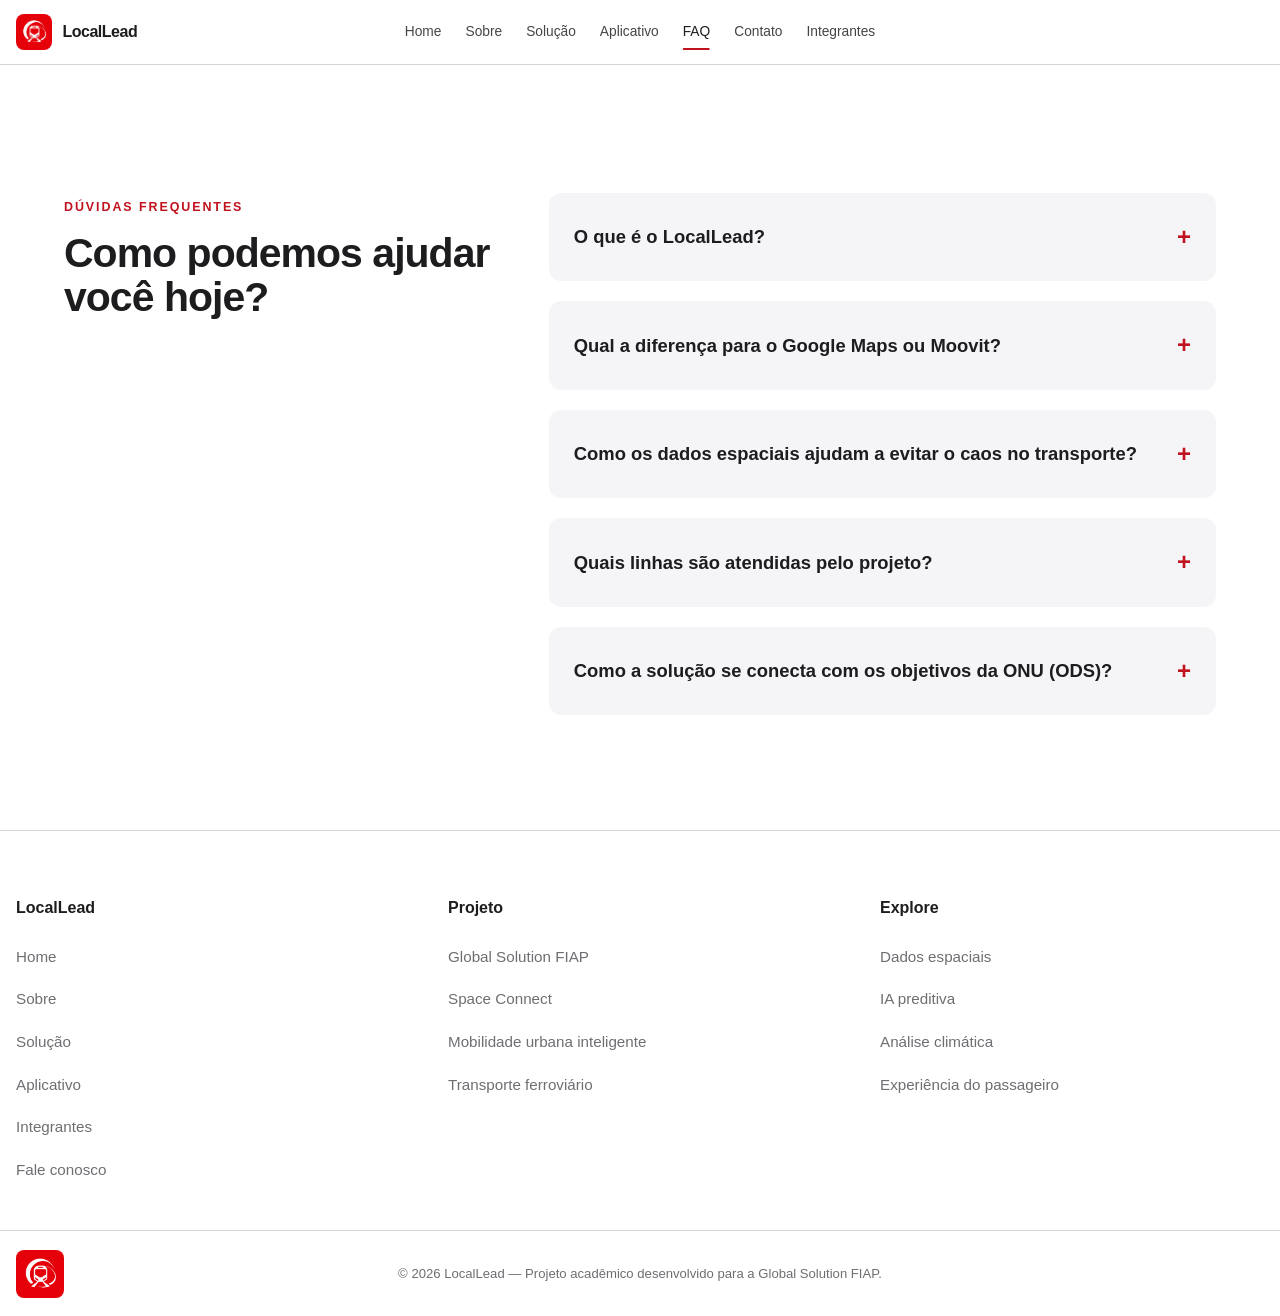
<file: paginas/faq.html>
<!doctype html>
<html lang="pt-br">
  <head>
    <meta charset="UTF-8" />
    <meta name="viewport" content="width=device-width, initial-scale=1.0" />

    <link
      rel="shortcut icon"
      href="../assets/favicon/favicon.ico"
      type="image/x-icon"
    />
    <link rel="stylesheet" href="../css/main.css" />

    <script type="module" src="../js/main.js" defer></script>

    <title>LocalLead | FAQ</title>
  </head>

  <body>
    <!-- layout faq locallead -->
    <header class="header">
      <nav class="navbar" aria-label="Navegação principal">
        <a
          href="./faq.html"
          class="navbar__brand"
          aria-label="Página inicial do LocalLead"
        >
          <img
            src="../assets/img/logo_locallead.png"
            alt="Logo LocalLead"
            class="navbar__logo"
          />
          <span class="navbar__name">LocalLead</span>
        </a>

        <button
          class="navbar__toggle"
          type="button"
          aria-label="Abrir menu de navegação"
          aria-expanded="false"
          aria-controls="navbar-menu"
        >
          <span class="navbar__toggle-line"></span>
          <span class="navbar__toggle-line"></span>
          <span class="navbar__toggle-line"></span>
        </button>

        <ul class="navbar__menu" id="navbar-menu">
          <li class="navbar__item">
            <a href="../index.html" class="navbar__link">Home</a>
          </li>
          <li class="navbar__item">
            <a href="./sobre.html" class="navbar__link">Sobre</a>
          </li>
          <li class="navbar__item">
            <a href="./solucao.html" class="navbar__link">Solução</a>
          </li>
          <li class="navbar__item">
            <a href="./aplicativo.html" class="navbar__link">Aplicativo</a>
          </li>
          <li class="navbar__item">
            <a href="./faq.html" class="navbar__link navbar__link--active"
              >FAQ</a
            >
          </li>
          <li class="navbar__item">
            <a href="./contato.html" class="navbar__link">Contato</a>
          </li>
          <li class="navbar__item">
            <a href="./integrantes.html" class="navbar__link">Integrantes</a>
          </li>
        </ul>
      </nav>
    </header>

    <main class="faq-main">
      <section class="faq-grid">
        <div class="faq-grid__heading">
          <span class="section-heading__tag">Dúvidas frequentes</span>
          <h2 class="section-heading__title">Como podemos ajudar você hoje?</h2>
        </div>

        <div class="faq-grid__content">
          <div class="faq-item">
            <div class="faq-item__question">O que é o LocalLead?</div>
            <div class="faq-item__answer">
              <p>
                É uma plataforma preditiva de mobilidade urbana baseada em
                inteligência espacial. Conectamos dados orbitais de satélites e
                inteligência artificial para prever o cenário das linhas de
                transporte público antes mesmo da jornada começar.
              </p>
            </div>
          </div>

          <div class="faq-item">
            <div class="faq-item__question">
              Qual a diferença para o Google Maps ou Moovit?
            </div>
            <div class="faq-item__answer">
              <p>
                Os aplicativos tradicionais funcionam apenas em tempo real,
                reagindo a imprevistos que já aconteceram. O LocalLead analisa
                fatores climáticos e fluxo histórico para antecipar
                superlotações e atrasos operacionais com antecedência.
              </p>
            </div>
          </div>

          <div class="faq-item">
            <div class="faq-item__question">
              Como os dados espaciais ajudam a evitar o caos no transporte?
            </div>
            <div class="faq-item__answer">
              <p>
                Satélites monitoram em tempo real as condições climáticas e a
                densidade nas estações. Esses dados alimentam nossa inteligência
                artificial com contexto espacial, gerando alertas preditivos de
                falhas na malha ferroviária urbana.
              </p>
            </div>
          </div>

          <div class="faq-item">
            <div class="faq-item__question">
              Quais linhas são atendidas pelo projeto?
            </div>
            <div class="faq-item__answer">
              <p>
                Nosso foco estratégico inicial está concentrado nas linhas
                metroferroviárias de alta densidade da região metropolitana,
                cobrindo o monitoramento preventivo das linhas 11 coral e 12
                safira.
              </p>
            </div>
          </div>

          <div class="faq-item">
            <div class="faq-item__question">
              Como a solução se conecta com os objetivos da ONU (ODS)?
            </div>
            <div class="faq-item__answer">
              <p>
                Ao reduzir o custo da ineficiência urbana e otimizar o tempo de
                bilhões de passageiros, colaboramos com as metas globais da ONU,
                atuando diretamente no ODS 11 (Cidades e Comunidades
                Sustentáveis) e ODS 9 (Indústria, Inovação e Infraestrutura).
              </p>
            </div>
          </div>
        </div>
      </section>
    </main>

    <footer class="footer">
      <div class="footer__content">
        <div class="footer__column">
          <h2 class="footer__title">LocalLead</h2>
          <ul class="footer__list">
            <li>
              <a href="../index.html">Home</a>
            </li>

            <li>
              <a href="./sobre.html">Sobre</a>
            </li>

            <li>
              <a href="./solucao.html">Solução</a>
            </li>

            <li>
              <a href="./aplicativo.html">Aplicativo</a>
            </li>
            <li>
              <a href="./integrantes.html">Integrantes</a>
            </li>
            <li>
              <a href="./contato.html">Fale conosco</a>
            </li>
          </ul>
        </div>

        <div class="footer__column">
          <h2 class="footer__title">Projeto</h2>
          <ul class="footer__list">
            <li>Global Solution FIAP</li>
            <li>Space Connect</li>
            <li>Mobilidade urbana inteligente</li>
            <li>Transporte ferroviário</li>
          </ul>
        </div>

        <div class="footer__column">
          <h2 class="footer__title">Explore</h2>
          <ul class="footer__list">
            <li>Dados espaciais</li>
            <li>IA preditiva</li>
            <li>Análise climática</li>
            <li>Experiência do passageiro</li>
          </ul>
        </div>
      </div>

      <div class="footer__bottom">
        <div class="footer__bottom-content">
          <a
            href="../index.html"
            class="footer__brand"
            aria-label="Página inicial LocalLead"
          >
            <img
              src="../assets/img/logo_locallead.png"
              alt="Logo LocalLead"
              class="footer__logo"
            />
          </a>
          <p class="footer__copyright">
            © 2026 LocalLead — Projeto acadêmico desenvolvido para a Global
            Solution FIAP.
          </p>
        </div>
      </div>
    </footer>
  </body>
</html>
</file>
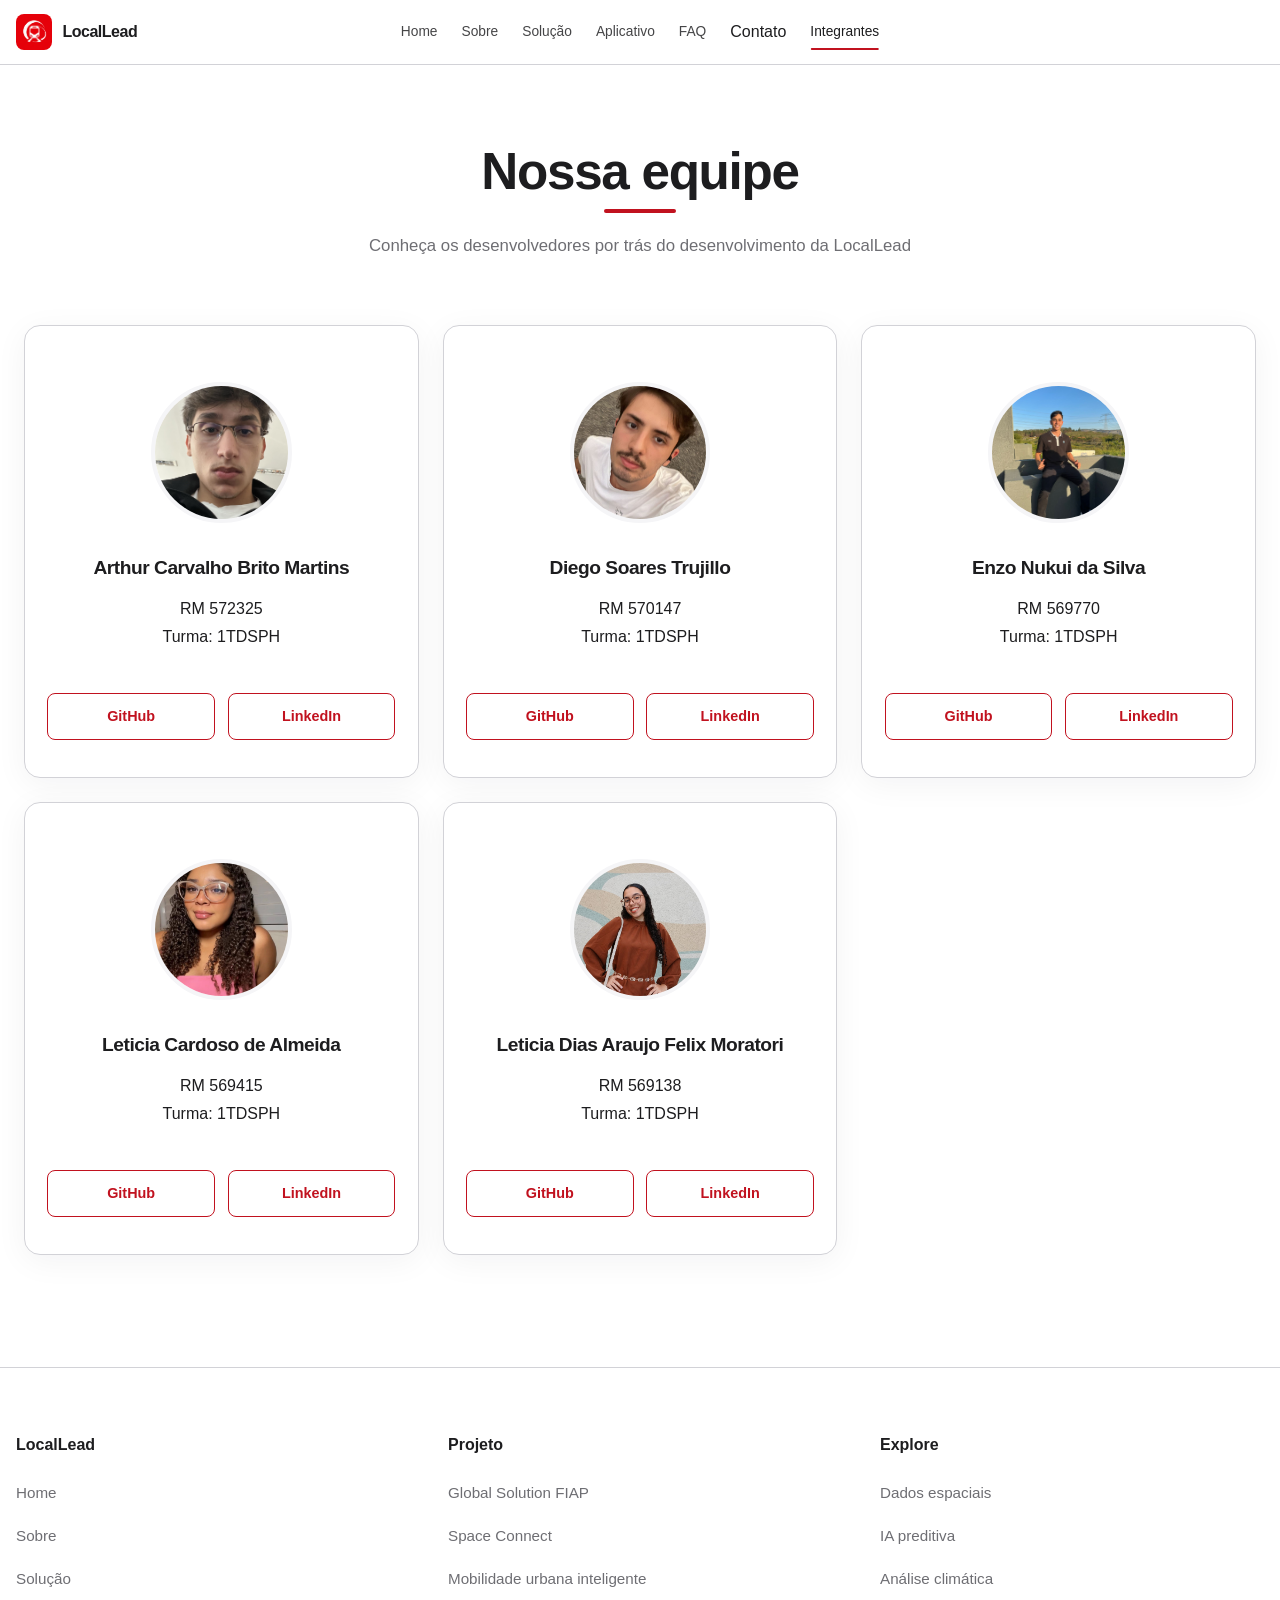
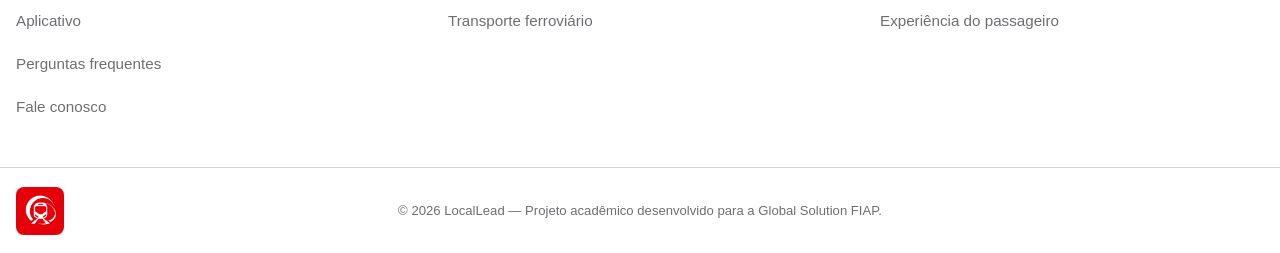
<file: paginas/integrantes.html>
<!doctype html>
<html lang="pt-br">
  <head>
    <meta charset="UTF-8" />
    <meta name="viewport" content="width=device-width, initial-scale=1.0" />

    <link
      rel="shortcut icon"
      href="../assets/favicon/favicon.ico"
      type="image/x-icon"
    />
    <link rel="stylesheet" href="../css/main.css" />
    <script type="module" src="../js/main.js" defer></script>

    <title>Integrantes | LocalLead</title>
  </head>

  <body>
    <header class="header">
      <nav class="navbar" aria-label="Navegação principal">
        <a
          href="./integrantes.html"
          class="navbar__brand"
          aria-label="Página de integrantes LocalLead"
        >
          <img
            src="../assets/img/logo_locallead.png"
            alt="Logo LocalLead"
            class="navbar__logo"
          />

          <span class="navbar__name">LocalLead</span>
        </a>

        <button
          class="navbar__toggle"
          type="button"
          aria-label="Abrir menu de navegação"
          aria-expanded="false"
          aria-controls="navbar-menu"
        >
          <span class="navbar__toggle-line"></span>
          <span class="navbar__toggle-line"></span>
          <span class="navbar__toggle-line"></span>
        </button>

        <ul class="navbar__menu" id="navbar-menu">
          <li class="navbar__item">
            <a href="../index.html" class="navbar__link">Home</a>
          </li>

          <li class="navbar__item">
            <a href="./sobre.html" class="navbar__link">Sobre</a>
          </li>

          <li class="navbar__item">
            <a href="./solucao.html" class="navbar__link">Solução</a>
          </li>

          <li class="navbar__item">
            <a href="./aplicativo.html" class="navbar__link">Aplicativo</a>
          </li>

          <li class="navbar__item">
            <a href="./faq.html" class="navbar__link">FAQ</a>
          </li>

          <li class="navbar__item">
            <a href="./contato.html">Contato</a>
          </li>

          <li class="navbar__item">
            <a
              href="./integrantes.html"
              class="navbar__link navbar__link--active"
              >Integrantes</a
            >
          </li>
        </ul>
      </nav>
    </header>

    <main>
      <section class="team-title">
        <h1>Nossa equipe</h1>
        <p>
          Conheça os desenvolvedores por trás do desenvolvimento da LocalLead
        </p>
      </section>
      <div class="team-container">
        <article class="team-card">
          <img
            src="../assets/integrantes/foto_arthur.jpg"
            alt="Foto do integrante Arthur Carvalho"
          />
          <h3>Arthur Carvalho Brito Martins</h3>
          <p>RM 572325</p>
          <p>Turma: 1TDSPH</p>
          <div class="social-links">
            <a
              href="https://github.com/arthurmartinss"
              target="_blank"
              rel="noopener noreferrer"
              >GitHub</a
            >
            <a
              href="https://www.linkedin.com/in/arthur-martinss/"
              target="_blank"
              rel="noopener noreferrer"
              >LinkedIn</a
            >
          </div>
        </article>

        <article class="team-card">
          <img
            src="../assets/integrantes/foto_diego.jpeg"
            alt="Foto do integrante Diego Soares"
          />
          <h3>Diego Soares Trujillo</h3>
          <p>RM 570147</p>
          <p>Turma: 1TDSPH</p>
          <div class="social-links">
            <a
              href="https://github.com/diegotrujillo011"
              target="_blank"
              rel="noopener noreferrer"
              >GitHub</a
            >
            <a
              href="https://www.linkedin.com/in/diego-trujillo-3441b9380/"
              target="_blank"
              rel="noopener noreferrer"
              >LinkedIn</a
            >
          </div>
        </article>

        <article class="team-card">
          <img
            src="../assets/integrantes/foto_enzo.jpeg"
            alt="Foto do integrante Enzo Nukui"
          />
          <h3>Enzo Nukui da Silva</h3>
          <p>RM 569770</p>
          <p>Turma: 1TDSPH</p>
          <div class="social-links">
            <a
              href="https://github.com/EnzoNukui"
              target="_blank"
              rel="noopener noreferrer"
              >GitHub</a
            >
            <a
              href="https://www.linkedin.com/in/enzo-nukui/"
              target="_blank"
              rel="noopener noreferrer"
              >LinkedIn</a
            >
          </div>
        </article>

        <article class="team-card">
          <img
            src="../assets/integrantes/foto_leticia_cardoso.jpeg"
            alt="Foto da integrante Leticia Cardoso"
          />
          <h3>Leticia Cardoso de Almeida</h3>
          <p>RM 569415</p>
          <p>Turma: 1TDSPH</p>
          <div class="social-links">
            <a
              href="https://github.com/lehalmeidafc0"
              target="_blank"
              rel="noopener noreferrer"
              >GitHub</a
            >
            <a
              href="https://www.linkedin.com/in/let%C3%ADcia-almeida-70b851294/"
              target="_blank"
              rel="noopener noreferrer"
              >LinkedIn</a
            >
          </div>
        </article>

        <article class="team-card">
          <img
            src="../assets/integrantes/foto_leticia_dias.jpeg"
            alt="Foto da integrante Leticia Dias"
          />
          <h3>Leticia Dias Araujo Felix Moratori</h3>
          <p>RM 569138</p>
          <p>Turma: 1TDSPH</p>
          <div class="social-links">
            <a
              href="https://github.com/LeticiaFelix18"
              target="_blank"
              rel="noopener noreferrer"
              >GitHub</a
            >
            <a
              href="https://www.linkedin.com/in/leticia-felix-660253286?utm_source=share_via&utm_content=profile&utm_medium=member_ios"
              target="_blank"
              rel="noopener noreferrer"
              >LinkedIn</a
            >
          </div>
        </article>
      </div>
    </main>

    <footer class="footer">
      <div class="footer__content">
        <div class="footer__column">
          <h2 class="footer__title">LocalLead</h2>

          <ul class="footer__list">
            <li>
              <a href="../index.html">Home</a>
            </li>

            <li>
              <a href="./sobre.html">Sobre</a>
            </li>
            <li>
              <a href="./solucao.html">Solução</a>
            </li>
            <li>
              <a href="./aplicativo.html">Aplicativo</a>
            </li>

            <li>
              <a href="./faq.html">Perguntas frequentes</a>
            </li>

            <li>
              <a href="./contato.html">Fale conosco</a>
            </li>
          </ul>
        </div>

        <div class="footer__column">
          <h2 class="footer__title">Projeto</h2>

          <ul class="footer__list">
            <li>Global Solution FIAP</li>
            <li>Space Connect</li>
            <li>Mobilidade urbana inteligente</li>
            <li>Transporte ferroviário</li>
          </ul>
        </div>

        <div class="footer__column">
          <h2 class="footer__title">Explore</h2>

          <ul class="footer__list">
            <li>Dados espaciais</li>
            <li>IA preditiva</li>
            <li>Análise climática</li>
            <li>Experiência do passageiro</li>
          </ul>
        </div>
      </div>

      <div class="footer__bottom">
        <div class="footer__bottom-content">
          <a
            href="../index.html"
            class="footer__brand"
            aria-label="Página inicial LocalLead"
          >
            <img
              src="../assets/img/logo_locallead.png"
              alt="Logo LocalLead"
              class="footer__logo"
            />
          </a>

          <p class="footer__copyright">
            © 2026 LocalLead — Projeto acadêmico desenvolvido para a Global
            Solution FIAP.
          </p>
        </div>
      </div>
    </footer>
  </body>
</html>
</file>
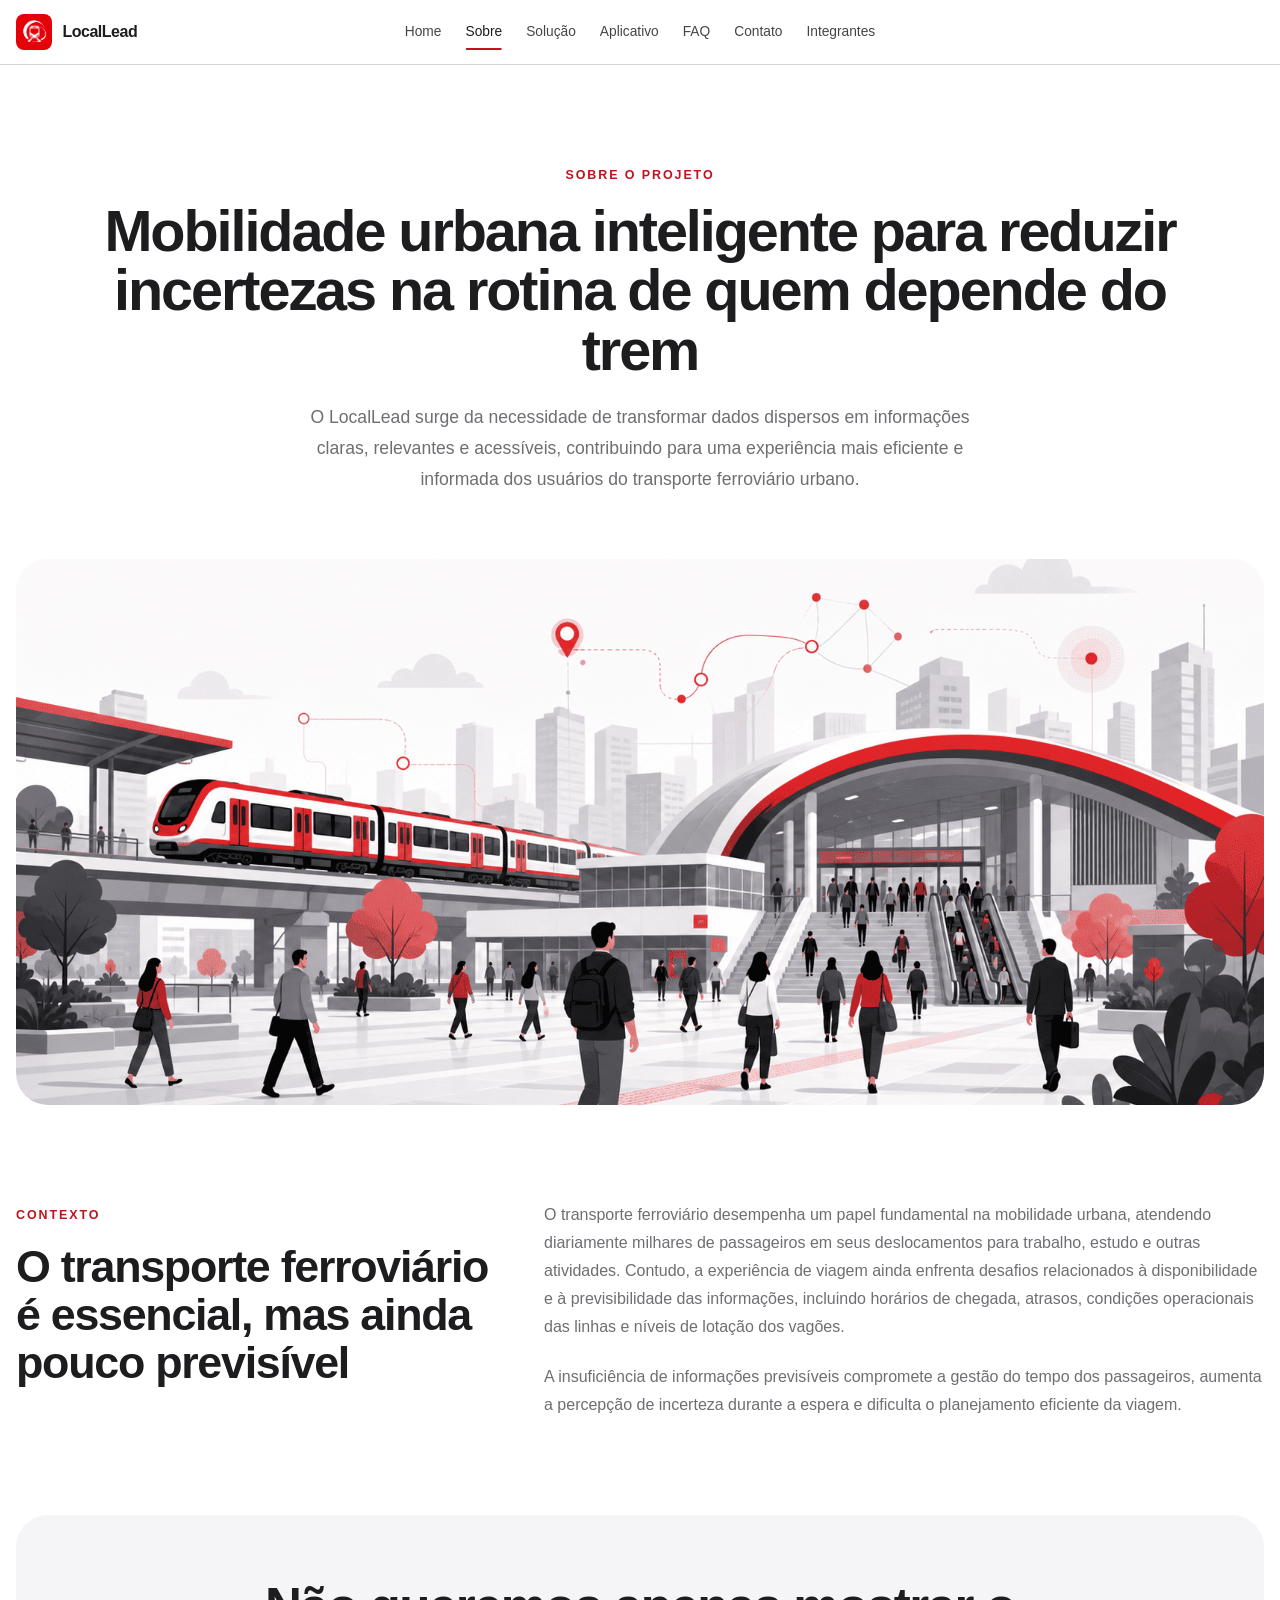
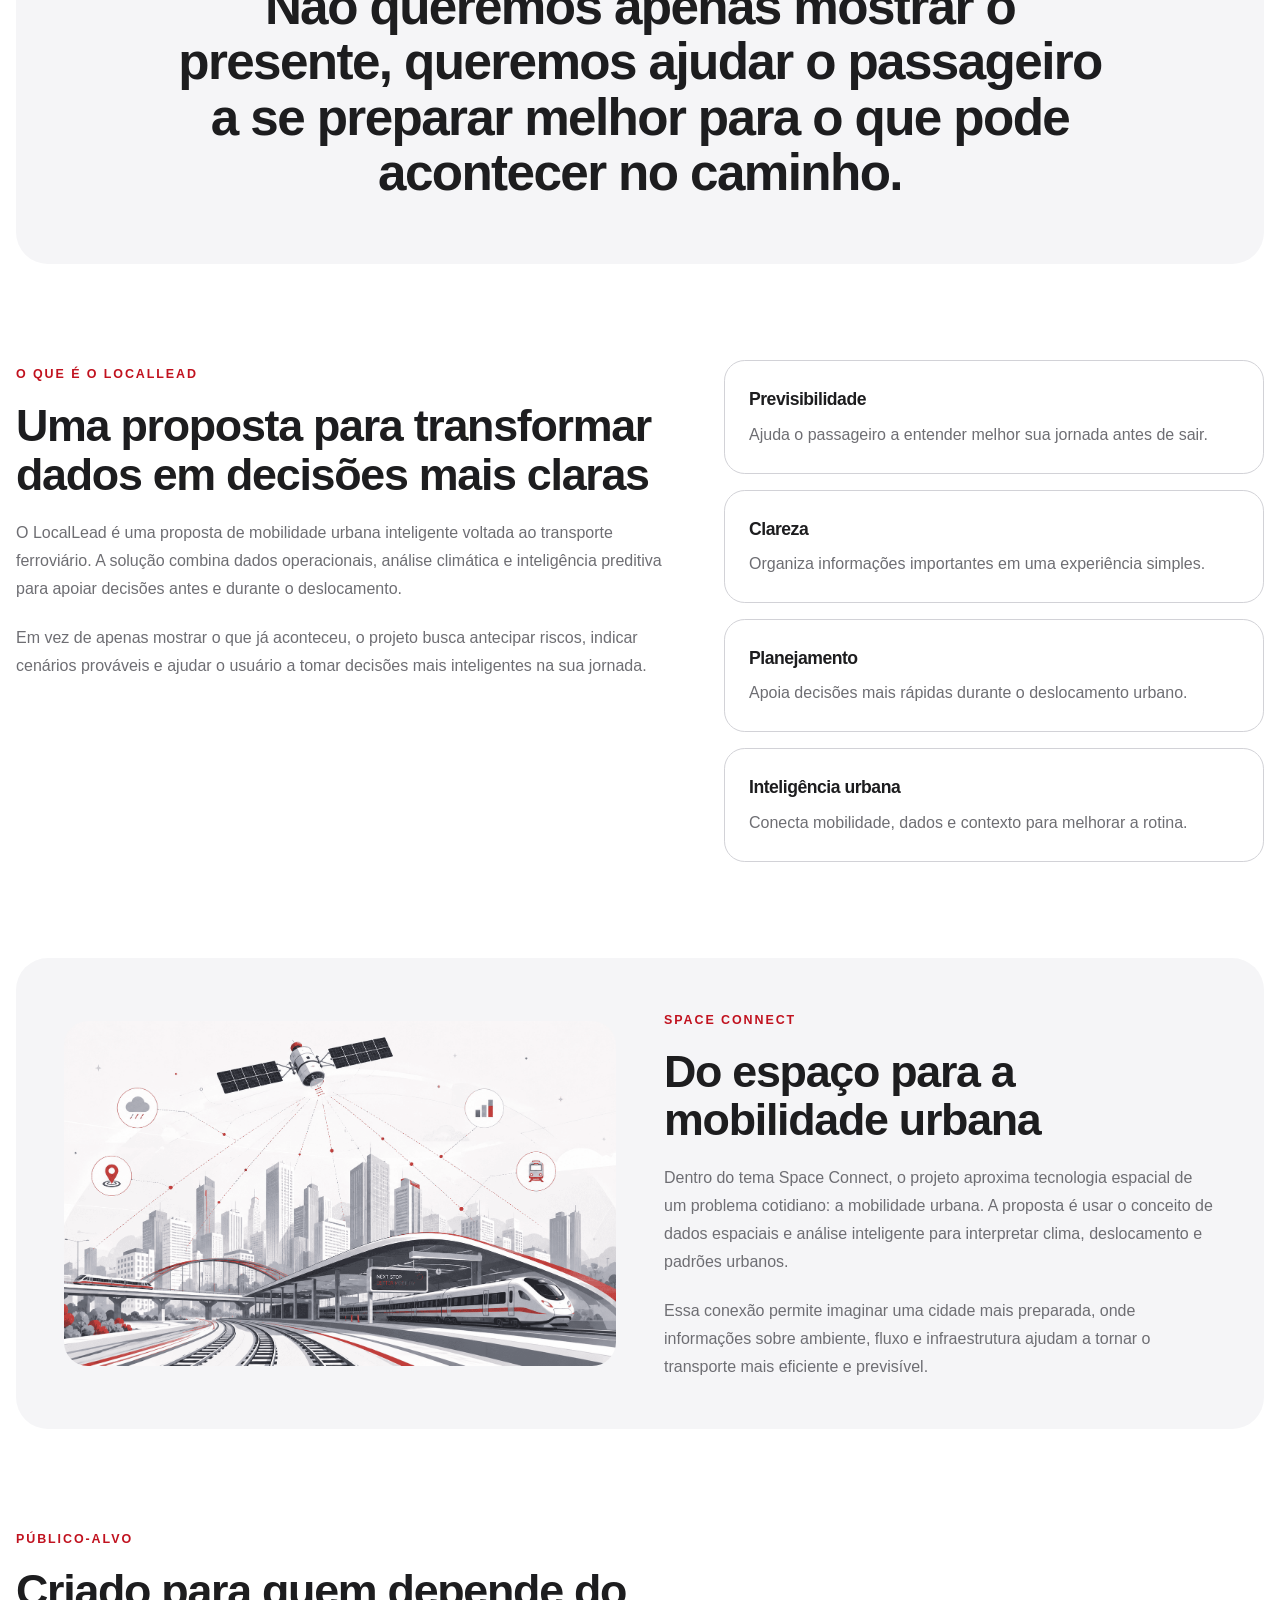
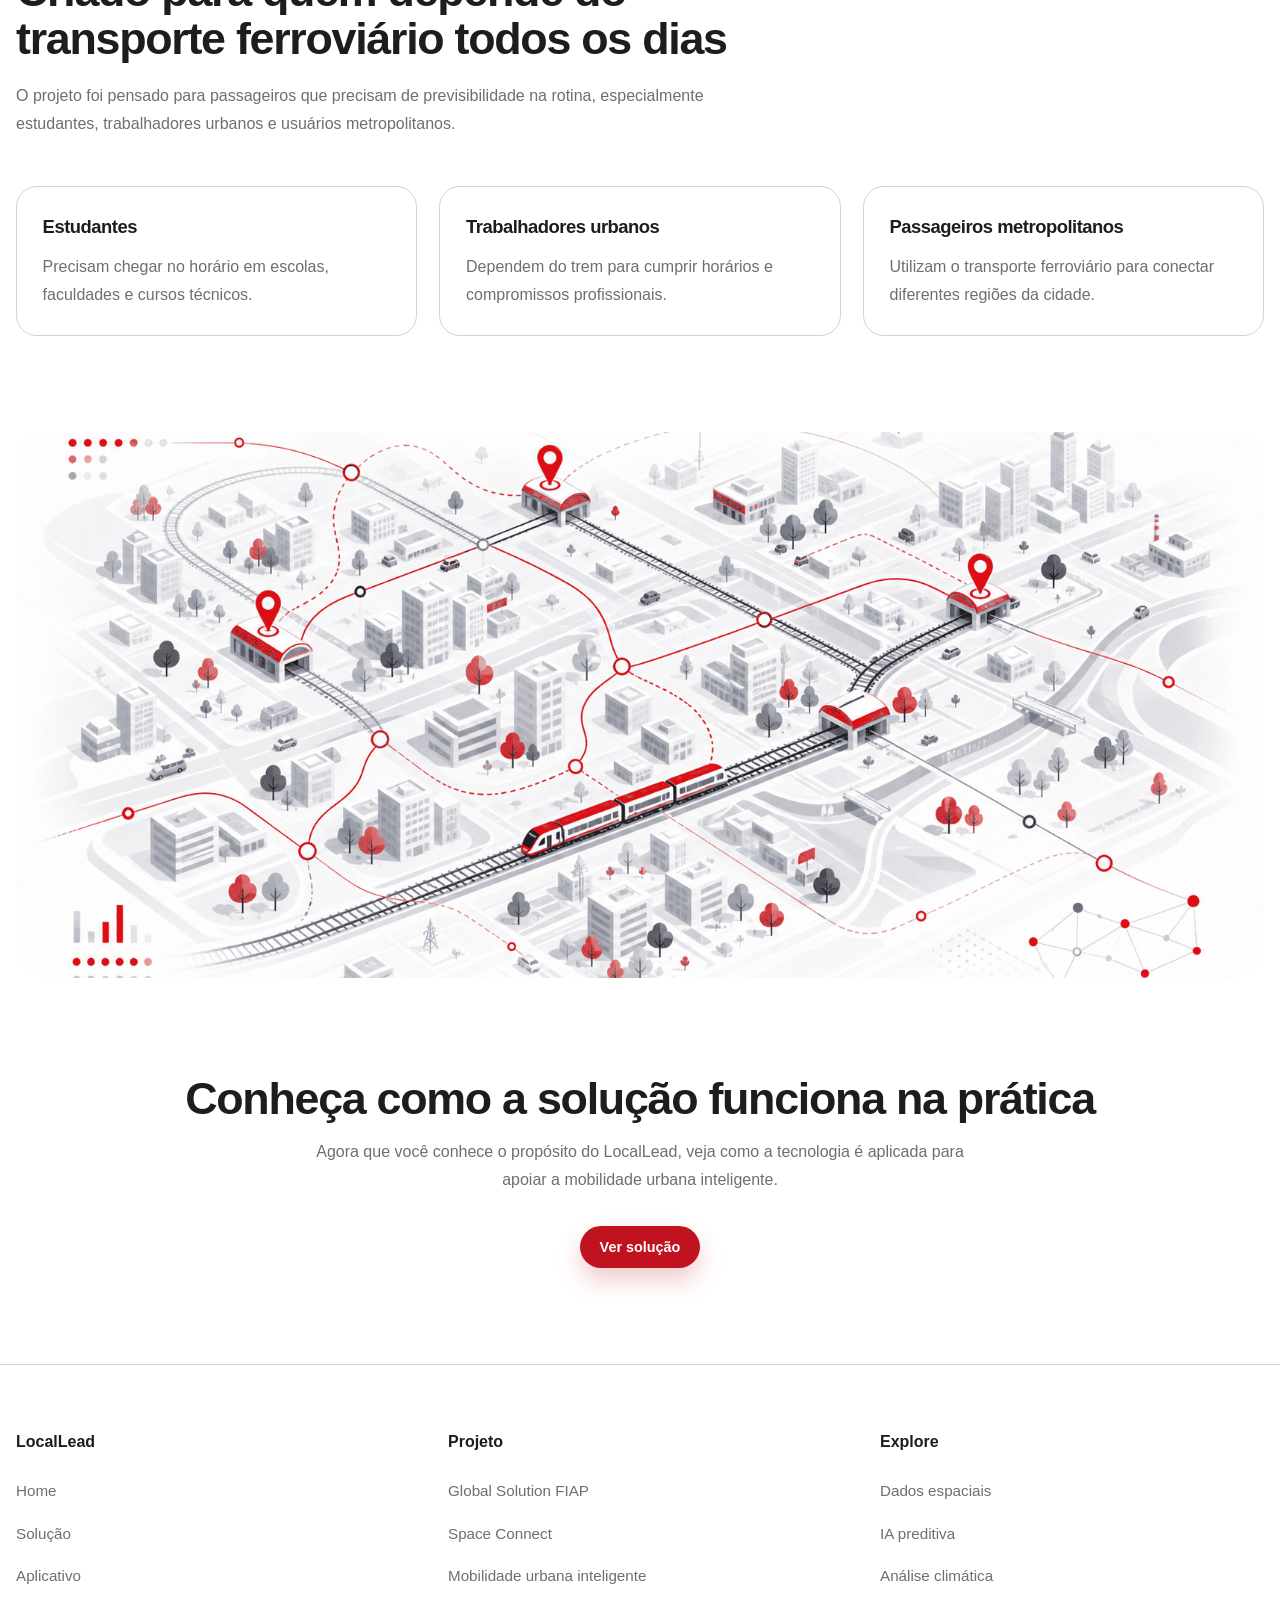
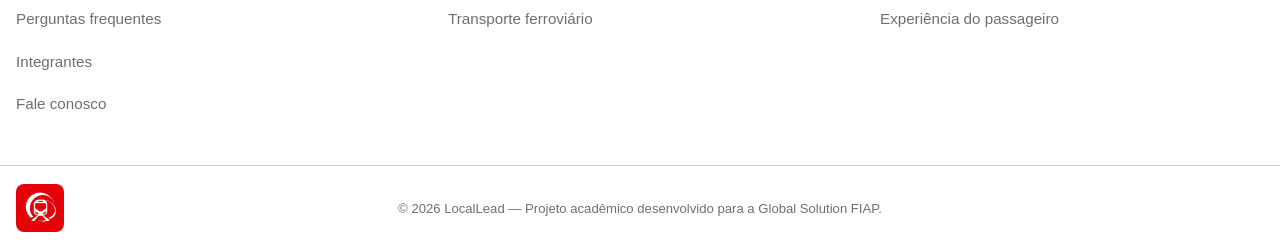
<file: paginas/sobre.html>
<!doctype html>
<html lang="pt-br">
  <head>
    <meta charset="UTF-8" />
    <meta name="viewport" content="width=device-width, initial-scale=1.0" />

    <link
      rel="shortcut icon"
      href="../assets/favicon/favicon.ico"
      type="image/x-icon"
    />
    <link rel="stylesheet" href="../css/main.css" />
    <script type="module" src="../js/main.js" defer></script>

    <title>Sobre | LocalLead</title>
  </head>

  <body>
    <header class="header">
      <nav class="navbar" aria-label="Navegação principal">
        <a
          href="./sobre.html"
          class="navbar__brand"
          aria-label="Página sobre LocalLead"
        >
          <img
            src="../assets/img/logo_locallead.png"
            alt="Logo LocalLead"
            class="navbar__logo"
          />
          <span class="navbar__name">LocalLead</span>
        </a>

        <button
          class="navbar__toggle"
          type="button"
          aria-label="Abrir menu de navegação"
          aria-expanded="false"
          aria-controls="navbar-menu"
        >
          <span class="navbar__toggle-line"></span>
          <span class="navbar__toggle-line"></span>
          <span class="navbar__toggle-line"></span>
        </button>

        <ul class="navbar__menu" id="navbar-menu">
          <li class="navbar__item">
            <a href="../index.html" class="navbar__link">Home</a>
          </li>

          <li class="navbar__item">
            <a href="./sobre.html" class="navbar__link navbar__link--active"
              >Sobre</a
            >
          </li>

          <li class="navbar__item">
            <a href="./solucao.html" class="navbar__link">Solução</a>
          </li>

          <li class="navbar__item">
            <a href="./aplicativo.html" class="navbar__link">Aplicativo</a>
          </li>

          <li class="navbar__item">
            <a href="./faq.html" class="navbar__link">FAQ</a>
          </li>

          <li class="navbar__item">
            <a href="./contato.html" class="navbar__link">Contato</a>
          </li>

          <li class="navbar__item">
            <a href="./integrantes.html" class="navbar__link">Integrantes</a>
          </li>
        </ul>
      </nav>
    </header>

    <main>
      <section class="about-opening" aria-labelledby="about-title">
        <span class="about-opening__tag">Sobre o projeto</span>

        <h1 class="about-opening__title" id="about-title">
          Mobilidade urbana inteligente para reduzir incertezas na rotina de
          quem depende do trem
        </h1>

        <p class="about-opening__description">
          O LocalLead surge da necessidade de transformar dados dispersos em informações claras, relevantes e acessíveis, contribuindo para uma experiência mais eficiente e informada dos usuários do transporte ferroviário urbano.
        </p>
      </section>

      <section
        class="about-cover"
        aria-label="Contexto visual de mobilidade urbana"
      >
        <!-- IMAGEM 1: contexto urbano -->
        <!-- Local da imagem: ../assets/img/sobre/sobre-hero-contexto-urbano.png -->
        <img
          src="../assets/img/sobre/sobre-hero-contexto-urbano.png"
          alt="Estação ferroviária moderna integrada a uma cidade urbana"
        />
      </section>

      <section class="about-context" aria-labelledby="context-title">
        <div class="about-context__header">
          <span class="about-section-tag">Contexto</span>

          <h2 id="context-title">
            O transporte ferroviário é essencial, mas ainda pouco previsível
          </h2>
        </div>

        <div class="about-context__text">
          <p>
            O transporte ferroviário desempenha um papel fundamental na mobilidade urbana, atendendo diariamente milhares de passageiros em seus deslocamentos para trabalho, estudo e outras atividades. Contudo, a experiência de viagem ainda enfrenta desafios relacionados à disponibilidade e à previsibilidade das informações, incluindo horários de chegada, atrasos, condições operacionais das linhas e níveis de lotação dos vagões.
          </p>

          <p>
            A insuficiência de informações previsíveis compromete a gestão do tempo dos passageiros, aumenta a percepção de incerteza durante a espera e dificulta o planejamento eficiente da viagem.
          </p>
        </div>
      </section>

      <section class="about-manifest">
        <p>
          Não queremos apenas mostrar o presente, queremos ajudar o passageiro a
          se preparar melhor para o que pode acontecer no caminho.
        </p>
      </section>

      <section class="about-definition" aria-labelledby="definition-title">
        <div class="about-definition__content">
          <span class="about-section-tag">O que é o LocalLead</span>

          <h2 id="definition-title">
            Uma proposta para transformar dados em decisões mais claras
          </h2>

          <p>
            O LocalLead é uma proposta de mobilidade urbana inteligente voltada
            ao transporte ferroviário. A solução combina dados operacionais,
            análise climática e inteligência preditiva para apoiar decisões
            antes e durante o deslocamento.
          </p>

          <p>
            Em vez de apenas mostrar o que já aconteceu, o projeto busca
            antecipar riscos, indicar cenários prováveis e ajudar o usuário a
            tomar decisões mais inteligentes na sua jornada.
          </p>
        </div>

        <div class="about-definition__list" aria-label="Pilares do LocalLead">
          <article>
            <h3>Previsibilidade</h3>
            <p>
              Ajuda o passageiro a entender melhor sua jornada antes de sair.
            </p>
          </article>

          <article>
            <h3>Clareza</h3>
            <p>Organiza informações importantes em uma experiência simples.</p>
          </article>

          <article>
            <h3>Planejamento</h3>
            <p>Apoia decisões mais rápidas durante o deslocamento urbano.</p>
          </article>

          <article>
            <h3>Inteligência urbana</h3>
            <p>Conecta mobilidade, dados e contexto para melhorar a rotina.</p>
          </article>
        </div>
      </section>

      <section class="about-space" aria-labelledby="space-title">
        <div class="about-space__image">
          <!-- IMAGEM 2: Space Connect -->
          <!-- Local da imagem: ../assets/img/sobre/sobre-space-connect-conceito.png -->
          <img
            src="../assets/img/sobre/sobre-space-connect-conceito.png"
            alt="Satélite monitorando uma cidade moderna com linhas de dados"
          />
        </div>

        <div class="about-space__content">
          <span class="about-section-tag">Space Connect</span>

          <h2 id="space-title">Do espaço para a mobilidade urbana</h2>

          <p>
            Dentro do tema Space Connect, o projeto aproxima tecnologia espacial
            de um problema cotidiano: a mobilidade urbana. A proposta é usar o
            conceito de dados espaciais e análise inteligente para interpretar
            clima, deslocamento e padrões urbanos.
          </p>

          <p>
            Essa conexão permite imaginar uma cidade mais preparada, onde
            informações sobre ambiente, fluxo e infraestrutura ajudam a tornar o
            transporte mais eficiente e previsível.
          </p>
        </div>
      </section>

      <section class="about-audience" aria-labelledby="audience-title">
        <div class="about-audience__header">
          <span class="about-section-tag">Público-alvo</span>

          <h2 id="audience-title">
            Criado para quem depende do transporte ferroviário todos os dias
          </h2>

          <p>
            O projeto foi pensado para passageiros que precisam de
            previsibilidade na rotina, especialmente estudantes, trabalhadores
            urbanos e usuários metropolitanos.
          </p>
        </div>

        <div class="about-audience__grid">
          <article>
            <h3>Estudantes</h3>
            <p>
              Precisam chegar no horário em escolas, faculdades e cursos
              técnicos.
            </p>
          </article>

          <article>
            <h3>Trabalhadores urbanos</h3>
            <p>
              Dependem do trem para cumprir horários e compromissos
              profissionais.
            </p>
          </article>

          <article>
            <h3>Passageiros metropolitanos</h3>
            <p>
              Utilizam o transporte ferroviário para conectar diferentes regiões
              da cidade.
            </p>
          </article>
        </div>
      </section>

      <section class="about-final-image" aria-label="Rede urbana inteligente">
        <!-- IMAGEM 3: rede urbana inteligente -->
        <!-- Local da imagem: ../assets/img/sobre/sobre-rede-urbana-inteligente.png -->
        <img
          src="../assets/img/sobre/sobre-rede-urbana-inteligente.png"
          alt="Mapa urbano com linhas ferroviárias e conexões digitais"
        />
      </section>

      <section class="about-cta" aria-labelledby="about-cta-title">
        <h2 id="about-cta-title">
          Conheça como a solução funciona na prática
        </h2>

        <p>
          Agora que você conhece o propósito do LocalLead, veja como a
          tecnologia é aplicada para apoiar a mobilidade urbana inteligente.
        </p>

        <a href="./solucao.html" class="button button--primary">
          Ver solução
        </a>
      </section>
    </main>

    <footer class="footer">
      <div class="footer__content">
        <div class="footer__column">
          <h2 class="footer__title">LocalLead</h2>

          <ul class="footer__list">
            <li>
              <a href="../index.html">Home</a>
            </li>

            <li>
              <a href="./solucao.html">Solução</a>
            </li>

            <li>
              <a href="./aplicativo.html">Aplicativo</a>
            </li>

            <li>
              <a href="./faq.html">Perguntas frequentes</a>
            </li>
            <li>
              <a href="./integrantes.html">Integrantes</a>
            </li>
            <li>
              <a href="./contato.html">Fale conosco</a>
            </li>
          </ul>
        </div>

        <div class="footer__column">
          <h2 class="footer__title">Projeto</h2>

          <ul class="footer__list">
            <li>Global Solution FIAP</li>
            <li>Space Connect</li>
            <li>Mobilidade urbana inteligente</li>
            <li>Transporte ferroviário</li>
          </ul>
        </div>

        <div class="footer__column">
          <h2 class="footer__title">Explore</h2>

          <ul class="footer__list">
            <li>Dados espaciais</li>
            <li>IA preditiva</li>
            <li>Análise climática</li>
            <li>Experiência do passageiro</li>
          </ul>
        </div>
      </div>

      <div class="footer__bottom">
        <div class="footer__bottom-content">
          <a
            href="../index.html"
            class="footer__brand"
            aria-label="Página inicial LocalLead"
          >
            <img
              src="../assets/img/logo_locallead.png"
              alt="Logo LocalLead"
              class="footer__logo"
            />
          </a>

          <p class="footer__copyright">
            © 2026 LocalLead — Projeto acadêmico desenvolvido para a Global
            Solution FIAP.
          </p>
        </div>
      </div>
    </footer>
  </body>
</html>
</file>
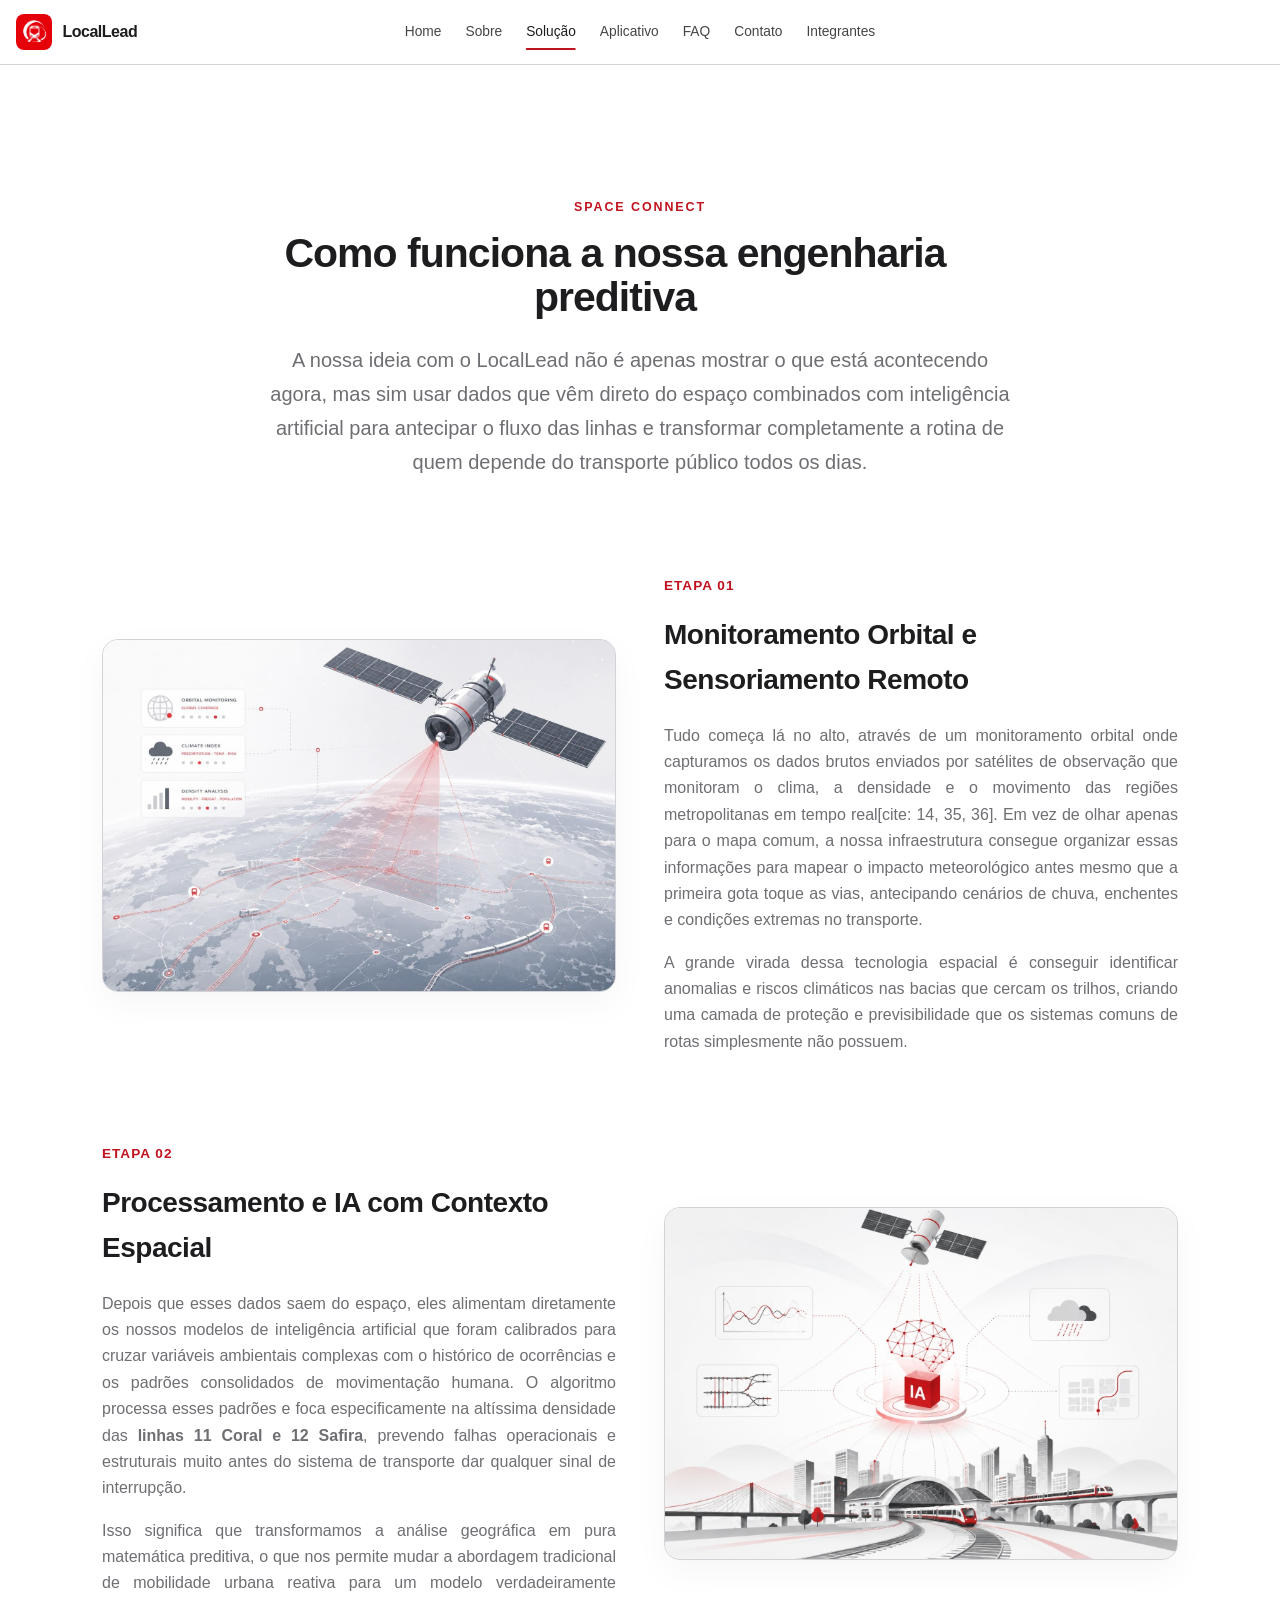
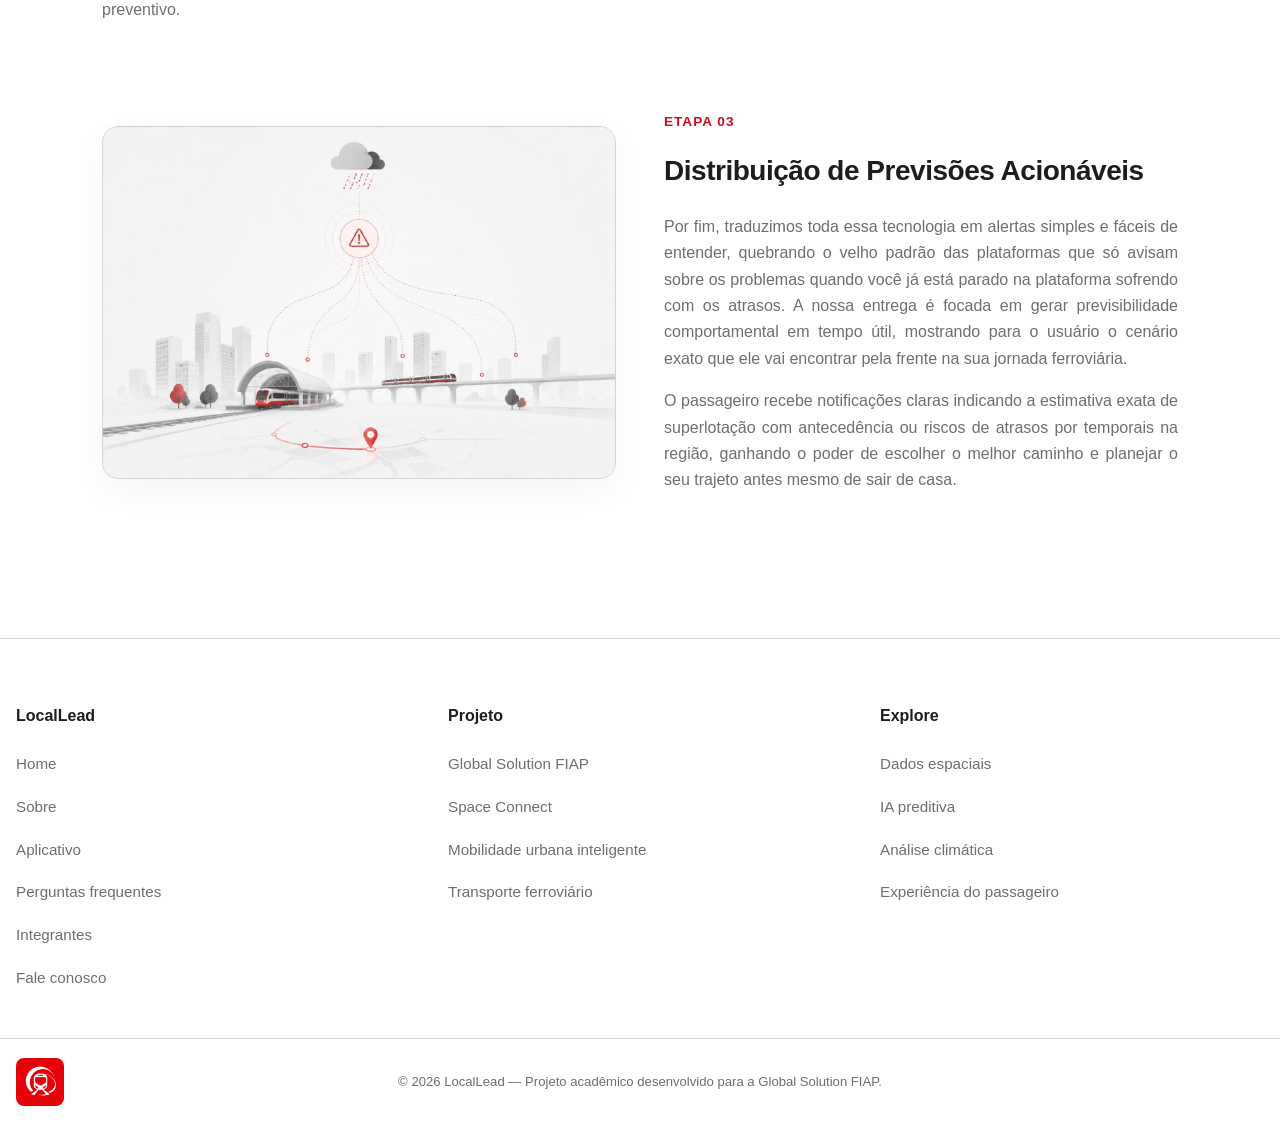
<file: paginas/solucao.html>
<!doctype html>
<html lang="pt-br">
  <head>
    <meta charset="UTF-8" />
    <meta name="viewport" content="width=device-width, initial-scale=1.0" />

    <link
      rel="shortcut icon"
      href="../assets/favicon/favicon.ico"
      type="image/x-icon"
    />
    <link rel="stylesheet" href="../css/main.css" />

    <script type="module" src="../js/main.js" defer></script>

    <title>LocalLead | Solução</title>
  </head>

  <body>
    <header class="header">
      <nav class="navbar" aria-label="Navegação principal">
        <a
          href="../index.html"
          class="navbar__brand"
          aria-label="Página inicial do LocalLead"
        >
          <img
            src="../assets/img/logo_locallead.png"
            alt="Logo LocalLead"
            class="navbar__logo"
          />
          <span class="navbar__name">LocalLead</span>
        </a>

        <button
          class="navbar__toggle"
          type="button"
          aria-label="Abrir menu de navegação"
          aria-expanded="false"
          aria-controls="navbar-menu"
        >
          <span class="navbar__toggle-line"></span>
          <span class="navbar__toggle-line"></span>
          <span class="navbar__toggle-line"></span>
        </button>

        <ul class="navbar__menu" id="navbar-menu">
          <li class="navbar__item">
            <a href="../index.html" class="navbar__link">Home</a>
          </li>
          <li class="navbar__item">
            <a href="./sobre.html" class="navbar__link">Sobre</a>
          </li>
          <li class="navbar__item">
            <a href="./solucao.html" class="navbar__link navbar__link--active"
              >Solução</a
            >
          </li>
          <li class="navbar__item">
            <a href="./aplicativo.html" class="navbar__link">Aplicativo</a>
          </li>
          <li class="navbar__item">
            <a href="./faq.html" class="navbar__link">FAQ</a>
          </li>
          <li class="navbar__item">
            <a href="./contato.html" class="navbar__link">Contato</a>
          </li>
          <li class="navbar__item">
            <a href="./integrantes.html" class="navbar__link">Integrantes</a>
          </li>
        </ul>
      </nav>
    </header>

    <main class="solucao-main">
      <section class="solucao-intro">
        <div class="section-heading">
          <span class="section-heading__tag">Space Connect</span>
          <h2 class="section-heading__title">
            Como funciona a nossa engenharia preditiva
          </h2>
          <p class="solucao-intro__description">
            A nossa ideia com o LocalLead não é apenas mostrar o que está
            acontecendo agora, mas sim usar dados que vêm direto do espaço
            combinados com inteligência artificial para antecipar o fluxo das
            linhas e transformar completamente a rotina de quem depende do
            transporte público todos os dias.
          </p>
        </div>
      </section>

      <section class="solucao-pipeline">
        <article class="pipeline-item">
          <div class="pipeline-item__image">
            <img
              src="../assets/img/solucao/satelite.jpeg"
              alt="Representação digital da captação de dados por satélites meteorológicos"
            />
          </div>
          <div class="pipeline-item__content">
            <span class="pipeline-item__step">Etapa 01</span>
            <h3 class="pipeline-item__title">
              Monitoramento Orbital e Sensoriamento Remoto
            </h3>
            <p class="pipeline-item__text">
              Tudo começa lá no alto, através de um monitoramento orbital onde
              capturamos os dados brutos enviados por satélites de observação
              que monitoram o clima, a densidade e o movimento das regiões
              metropolitanas em tempo real[cite: 14, 35, 36]. Em vez de olhar
              apenas para o mapa comum, a nossa infraestrutura consegue
              organizar essas informações para mapear o impacto meteorológico
              antes mesmo que a primeira gota toque as vias, antecipando
              cenários de chuva, enchentes e condições extremas no transporte.
            </p>
            <p class="pipeline-item__text">
              A grande virada dessa tecnologia espacial é conseguir identificar
              anomalias e riscos climáticos nas bacias que cercam os trilhos,
              criando uma camada de proteção e previsibilidade que os sistemas
              comuns de rotas simplesmente não possuem.
            </p>
          </div>
        </article>

        <article class="pipeline-item pipeline-item--reverse">
          <div class="pipeline-item__image">
            <img
              src="../assets/img/solucao/processamento.jpeg"
              alt="Algoritmo de inteligência artificial analisando a malha ferroviária urbana"
            />
          </div>
          <div class="pipeline-item__content">
            <span class="pipeline-item__step">Etapa 02</span>
            <h3 class="pipeline-item__title">
              Processamento e IA com Contexto Espacial
            </h3>
            <p class="pipeline-item__text">
              Depois que esses dados saem do espaço, eles alimentam diretamente
              os nossos modelos de inteligência artificial que foram calibrados
              para cruzar variáveis ambientais complexas com o histórico de
              ocorrências e os padrões consolidados de movimentação humana. O
              algoritmo processa esses padrões e foca especificamente na
              altíssima densidade das
              <strong>linhas 11 Coral e 12 Safira</strong>, prevendo falhas
              operacionais e estruturais muito antes do sistema de transporte
              dar qualquer sinal de interrupção.
            </p>
            <p class="pipeline-item__text">
              Isso significa que transformamos a análise geográfica em pura
              matemática preditiva, o que nos permite mudar a abordagem
              tradicional de mobilidade urbana reativa para um modelo
              verdadeiramente preventivo.
            </p>
          </div>
        </article>

        <article class="pipeline-item">
          <div class="pipeline-item__image">
            <img
              src="../assets/img/solucao/distribuicao.jpeg"
              alt="Painel analítico mostrando mapas preditivos e status futuro das linhas"
            />
          </div>
          <div class="pipeline-item__content">
            <span class="pipeline-item__step">Etapa 03</span>
            <h3 class="pipeline-item__title">
              Distribuição de Previsões Acionáveis
            </h3>
            <p class="pipeline-item__text">
              Por fim, traduzimos toda essa tecnologia em alertas simples e
              fáceis de entender, quebrando o velho padrão das plataformas que
              só avisam sobre os problemas quando você já está parado na
              plataforma sofrendo com os atrasos. A nossa entrega é focada em
              gerar previsibilidade comportamental em tempo útil, mostrando para
              o usuário o cenário exato que ele vai encontrar pela frente na sua
              jornada ferroviária.
            </p>
            <p class="pipeline-item__text">
              O passageiro recebe notificações claras indicando a estimativa
              exata de superlotação com antecedência ou riscos de atrasos por
              temporais na região, ganhando o poder de escolher o melhor caminho
              e planejar o seu trajeto antes mesmo de sair de casa.
            </p>
          </div>
        </article>
      </section>
    </main>

    <footer class="footer">
      <div class="footer__content">
        <div class="footer__column">
          <h2 class="footer__title">LocalLead</h2>
          <ul class="footer__list">
            <li>
              <a href="../index.html">Home</a>
            </li>

            <li>
              <a href="./sobre.html">Sobre</a>
            </li>

            <li>
              <a href="./aplicativo.html">Aplicativo</a>
            </li>

            <li>
              <a href="./faq.html">Perguntas frequentes</a>
            </li>
            <li>
              <a href="./integrantes.html">Integrantes</a>
            </li>
            <li>
              <a href="./contato.html">Fale conosco</a>
            </li>
          </ul>
        </div>

        <div class="footer__column">
          <h2 class="footer__title">Projeto</h2>
          <ul class="footer__list">
            <li>Global Solution FIAP</li>
            <li>Space Connect</li>
            <li>Mobilidade urbana inteligente</li>
            <li>Transporte ferroviário</li>
          </ul>
        </div>

        <div class="footer__column">
          <h2 class="footer__title">Explore</h2>
          <ul class="footer__list">
            <li>Dados espaciais</li>
            <li>IA preditiva</li>
            <li>Análise climática</li>
            <li>Experiência do passageiro</li>
          </ul>
        </div>
      </div>

      <div class="footer__bottom">
        <div class="footer__bottom-content">
          <a
            href="../index.html"
            class="footer__brand"
            aria-label="Página inicial LocalLead"
          >
            <img
              src="../assets/img/logo_locallead.png"
              alt="Logo LocalLead"
              class="footer__logo"
            />
          </a>
          <p class="footer__copyright">
            © 2026 LocalLead — Projeto acadêmico desenvolvido para a Global
            Solution FIAP.
          </p>
        </div>
      </div>
    </footer>
  </body>
</html>
</file>
<file: css/main.css>
@import url('./base.css');
@import url('./menu.css');
@import url('./hero.css');
@import url('./buttons.css');
@import url('./layout.css');
@import url('./cards.css');
@import url('./home.css');
@import url("./integrantes.css");
@import url('./faq.css');
@import url('./sobre.css');
@import url('./aplicativo.css');
@import url('./footer.css');
@import url('./solucao.css');
@import url('./contato.css');
</file>
<file: css/contato.css>
/* Estilo da página de contato */

/* Topo da página com título e subtítulo
   padding-top para não ficar atrás da navbar
   flex coluna para empilhar título e subtítulo centralizados */
.contact-hero {
  padding: 8rem 2rem 3rem 2rem;
  text-align: center;
  display: flex;
  flex-direction: column;
  align-items: center;
  justify-content: center;
  width: 100%;
}

/* Centraliza o bloco do título */
.contact-hero .section-heading {
  text-align: center;
  width: 100%;
}

/* Força o título a ficar centralizado
   !important porque o CSS global tinha outro alinhamento nessa classe */
.contact-hero .section-heading__title {
  text-align: center !important;
  margin-inline: auto;
  width: 100%;
}

/* Texto pequeno abaixo do título
   max-width para o texto não ficar muito largo */
.contact-hero__subtitle {
  width: 100%;
  max-width: 650px;
  margin: 1.25rem auto 0 auto;
  color: var(--text-muted);
  font-size: 1.1rem;
  line-height: 1.6;
  text-align: center;
}

/* Caixa que envolve o formulário
   max-width para o formulário não ficar enorme em telas grandes
   margin: 0 auto centraliza na tela */
.contact-container {
  width: 100%;
  max-width: 680px;
  margin: 0 auto;
  padding: 0 2rem 8rem 2rem;
  box-sizing: border-box;
}

/* Card cinza que contém todos os campos do formulário
   flex coluna para os campos ficarem um abaixo do outro */
.contact-form {
  background-color: var(--light-bg);
  border-radius: 16px;
  padding: 2.5rem;
  display: flex;
  flex-direction: column;
  gap: 1.5rem;
  border: 1px solid transparent;
  width: 100%;
  box-sizing: border-box;
}

/* Cada campo com seu label em cima e o input embaixo */
.contact-form__group {
  display: flex;
  flex-direction: column;
  gap: 0.5rem;
  width: 100%;
  align-items: flex-start;
}

/* Texto do label de cada campo */
.contact-form__label {
  font-size: 0.9rem;
  font-weight: 600;
  color: var(--text-main);
  text-align: left;
}

/* Estilo padrão de todos os campos do formulário
   box-sizing garante que o campo não estoure a largura da tela */
.contact-form__input {
  padding: 0.75rem 1rem;
  border: 1.5px solid var(--border-light);
  border-radius: 8px;
  background-color: var(--white);
  color: var(--text-main);
  font-size: 1rem;
  transition: var(--transition-smooth);
  width: 100%;
  box-sizing: border-box;
}

/* Quando o usuário clica no campo para digitar
   tira a borda padrão do navegador e coloca a borda vermelha do projeto */
.contact-form__input:focus {
  outline: none;  /* tirando borda com foco no usuario */
  border-color: var(--primary-red);
  box-shadow: 0 0 0 3px rgba(224, 46, 36, 0.05);  /* sombra atras */

}

/* Estilo do campo de seleção (dropdown)
   appearance: none remove o visual padrão do navegador
   background-image coloca uma seta própria no lado direito */
select.contact-form__input {
  cursor: pointer;
  appearance: none;
  background-image: url("data:image/svg+xml;charset=UTF-8,%3csvg xmlns='http://www.w3.org/2000/svg' viewBox='0 0 24 24' fill='none' stroke='%23333' stroke-width='2' stroke-linecap='round' stroke-linejoin='round'%3e%3cpath d='M6 9l6 6 6-6'/%3e%3c/svg%3e");
  background-repeat: no-repeat;
  background-position: right 1rem center;
  background-size: 1.25rem;
  padding-right: 2.5rem;
}

/* Campo de mensagem (textarea)
   resize: vertical deixa o usuário aumentar só a altura
   font-family: inherit porque o textarea usa fonte diferente por padrão */
textarea.contact-form__input {
  resize: vertical;
  min-height: 140px;
  font-family: inherit;
}

/* Mensagem de erro em vermelho que aparece abaixo do campo */
.contact-form__error {
  font-size: 0.82rem;
  font-weight: 500;
  color: var(--primary-red);
  margin-top: 0.25rem;
}

/* Borda vermelha no campo quando o JavaScript detecta que está errado
   !important para sobrescrever o estilo padrão do campo */
.contact-form__input--error {
  border-color: var(--primary-red) !important;
  background-color: rgba(224, 46, 36, 0.01);
}

/* Botão de enviar alinhado à direita */
.contact-form__actions {
  display: flex;
  justify-content: flex-end;
  width: 100%;
}

/* Estilo do botão de enviar */
.contact-form__btn {
  background-color: var(--primary-red);
  color: var(--white);
  padding: 0.875rem 2rem;
  border-radius: 8px;
  font-size: 1rem;
  font-weight: 600;
  border: none;
  cursor: pointer;
  transition: var(--transition-smooth);
}

/* Ao passar o mouse o botão escurece e sobe um pouco */
.contact-form__btn:hover {
  background-color: var(--primary-red-dark);
  transform: translateY(-1px);
}

/* ===== CARD DE SUCESSO =====
   aparece no lugar do formulário depois que o usuário envia
   animation: fadeIn faz ele aparecer suavemente */
.success-card {
  background-color: var(--light-bg);
  border-radius: 16px;
  padding: 4rem 2.5rem;
  text-align: center;
  display: flex;
  flex-direction: column;
  align-items: center;
  gap: 1rem;
  width: 100%;
  box-sizing: border-box;
  animation: fadeIn 0.4s ease-out;
}

/* Ícone grande no topo do card de sucesso */
.success-card__icon {
  font-size: 3rem;
  margin-bottom: 0.5rem;
}

/* Título do card de sucesso */
.success-card__title {
  font-size: 1.5rem;
  font-weight: 700;
  color: var(--text-main);
}

/* Texto explicativo do card de sucesso */
.success-card__text {
  color: var(--text-muted);
  font-size: 1rem;
  max-width: 400px;
  line-height: 1.5;
}

/* Botão de voltar dentro do card de sucesso */
.success-card__btn {
  margin-top: 0.75rem;
  background-color: var(--primary-red);
  color: var(--white);
  padding: 0.75rem 1.75rem;
  border-radius: 8px;
  font-size: 0.95rem;
  font-weight: 600;
  border: none;
  cursor: pointer;
  transition: var(--transition-smooth);
}

.success-card__btn:hover {
  background-color: var(--primary-red-dark);
}

/* Animação de entrada do card de sucesso
   começa invisível e um pouco abaixo, sobe e aparece suavemente */
@keyframes fadeIn {
  from {
    opacity: 0;
    transform: translateY(10px);
  }
  to {
    opacity: 1;
    transform: translateY(0);
  }
}

/* MEDIA QUERIES */

/* Telas até 992px — reduz o tamanho do formulário */
@media (max-width: 992px) {
  .contact-form {
    padding: 2rem;
  }

  .contact-container {
    max-width: 560px;
  }
}

/* Tablet até 768px
   botão de enviar ocupa a largura toda para facilitar o toque na tela */
@media (max-width: 768px) {
  .contact-hero {
    padding-top: 6rem;
  }

  .contact-form {
    padding: 2rem 1.25rem;
  }

  .contact-form__actions {
    justify-content: stretch;
  }

  .contact-form__btn {
    width: 100%;
    text-align: center;
  }
}

/* Celulares pequenos até 480px — reduz espaçamentos */
@media (max-width: 480px) {
  .contact-hero {
    padding: 5rem 1rem 2rem 1rem;
  }

  .contact-hero__subtitle {
    font-size: 1rem;
  }

  .contact-container {
    padding: 0 1rem 5rem 1rem;
  }
}
</file>
